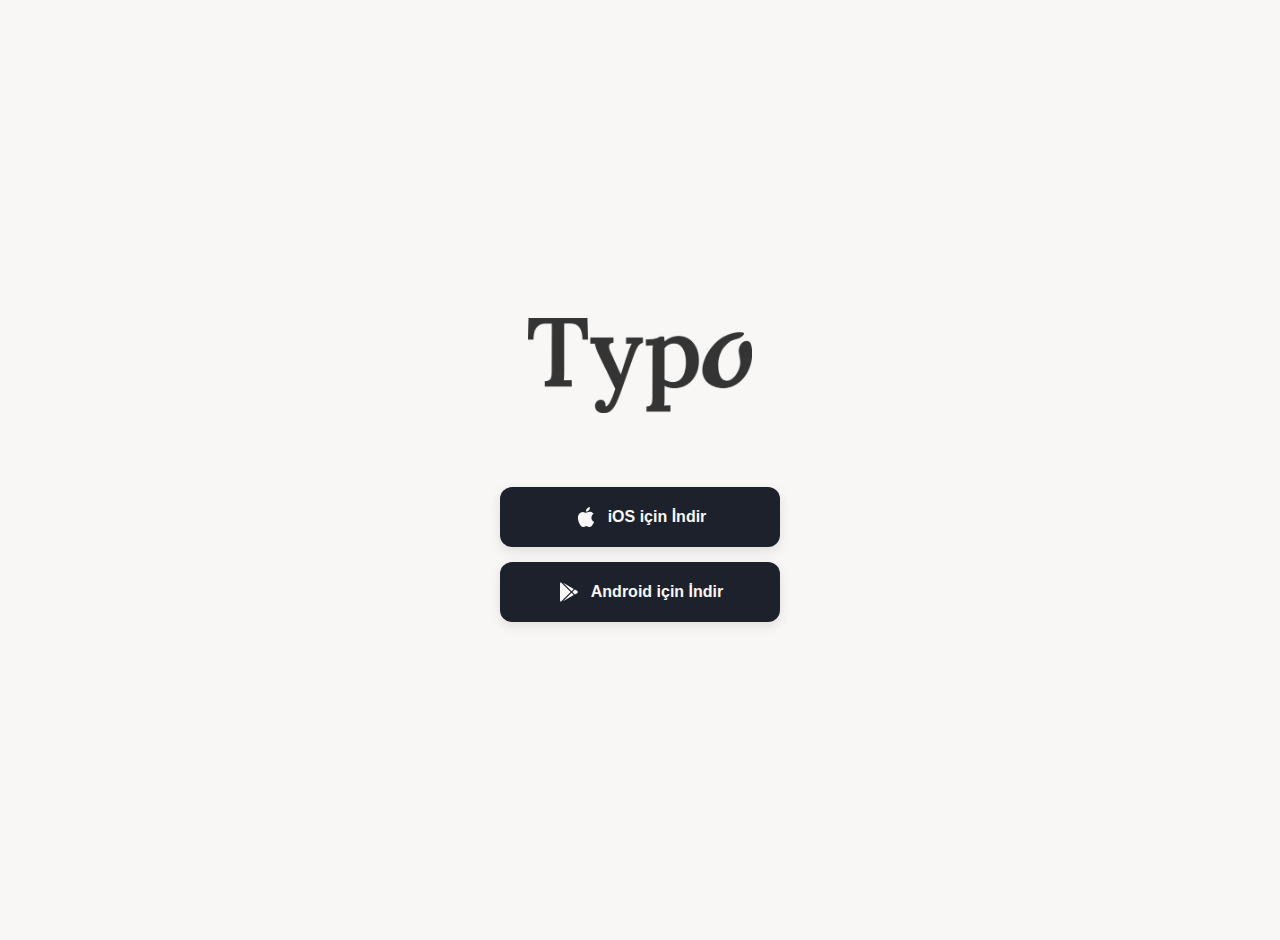
<file: download/index.html>
<!DOCTYPE html>
<html lang="tr">
<head>
    <meta charset="UTF-8">
    <meta name="viewport" content="width=device-width, initial-scale=1.0">
    <title>Typo Uygulamasını İndir</title>
    <style>
        body {
            font-family: 'Montserrat', -apple-system, BlinkMacSystemFont, "Segoe UI", Roboto, "Helvetica Neue", Arial, sans-serif;
            display: flex;
            justify-content: center;
            align-items: center;
            min-height: 100vh;
            margin: 0;
            background: hsl(30, 25%, 97%);
            color: hsl(220, 20%, 14%);
            padding: 20px;
        }
        .container {
            text-align: center;
            max-width: 500px;
        }
        .logo {
            max-width: 280px;
            width: 80%;
            height: auto;
            margin-bottom: 40px;
            animation: fadeIn 0.5s ease-in;
        }
        @keyframes fadeIn {
            from { opacity: 0; transform: translateY(-20px); }
            to { opacity: 1; transform: translateY(0); }
        }
        .spinner {
            border: 4px solid rgba(34, 40, 49, 0.1);
            border-radius: 50%;
            border-top: 4px solid hsl(220, 20%, 14%);
            width: 50px;
            height: 50px;
            animation: spin 1s linear infinite;
            margin: 25px auto;
        }
        @keyframes spin {
            0% { transform: rotate(0deg); }
            100% { transform: rotate(360deg); }
        }
        .buttons {
            display: none;
            gap: 15px;
            flex-direction: column;
            margin-top: 30px;
        }
        .buttons.show {
            display: flex;
        }
        .btn {
            display: inline-flex;
            align-items: center;
            justify-content: center;
            gap: 10px;
            padding: 18px 35px;
            background: hsl(220, 20%, 14%);
            color: hsl(30, 25%, 97%);
            text-decoration: none;
            border-radius: 12px;
            font-weight: 600;
            font-size: 16px;
            transition: transform 0.2s, box-shadow 0.2s;
            box-shadow: 0 4px 12px rgba(0, 0, 0, 0.1);
        }
        .btn:hover {
            transform: translateY(-2px);
            box-shadow: 0 6px 16px rgba(0, 0, 0, 0.15);
        }
        .icon {
            width: 24px;
            height: 24px;
        }
        h1 {
            font-size: 28px;
            font-weight: 600;
            margin: 20px 0;
            color: hsl(220, 20%, 14%);
        }
        p {
            font-size: 16px;
            color: hsl(220, 8%, 50%);
            line-height: 1.6;
        }
    </style>
</head>
<body>
    <div class="container">
        <img src="../assets/text_logo.png" alt="Typo" class="logo" />
        <div id="loading">
            <div class="spinner"></div>
            <p>Cihazınız algılanıyor...</p>
        </div>
        <div id="buttons" class="buttons">
            <a href="https://apps.apple.com/tr/app/typo-kişilik-ile-eşleş/id6754647852?l=tr" class="btn">
                <svg class="icon" viewBox="0 0 24 24" fill="currentColor">
                    <path d="M18.71 19.5C17.88 20.74 17 21.95 15.66 21.97C14.32 22 13.89 21.18 12.37 21.18C10.84 21.18 10.37 21.95 9.09999 22C7.78999 22.05 6.79999 20.68 5.95999 19.47C4.24999 17 2.93999 12.45 4.69999 9.39C5.56999 7.87 7.12999 6.91 8.81999 6.88C10.1 6.86 11.32 7.75 12.11 7.75C12.89 7.75 14.37 6.68 15.92 6.84C16.57 6.87 18.39 7.1 19.56 8.82C19.47 8.88 17.39 10.1 17.41 12.63C17.44 15.65 20.06 16.66 20.09 16.67C20.06 16.74 19.67 18.11 18.71 19.5ZM13 3.5C13.73 2.67 14.94 2.04 15.94 2C16.07 3.17 15.6 4.35 14.9 5.19C14.21 6.04 13.07 6.7 11.95 6.61C11.8 5.46 12.36 4.26 13 3.5Z"/>
                </svg>
                iOS için İndir
            </a>
            <a href="https://play.google.com/store/apps/details?id=com.kuark7.typodatingapp&hl=tr" class="btn">
                <svg class="icon" viewBox="0 0 24 24" fill="currentColor">
                    <path d="M3,20.5V3.5C3,2.91 3.34,2.39 3.84,2.15L13.69,12L3.84,21.85C3.34,21.6 3,21.09 3,20.5M16.81,15.12L6.05,21.34L14.54,12.85L16.81,15.12M20.16,10.81C20.5,11.08 20.75,11.5 20.75,12C20.75,12.5 20.53,12.9 20.18,13.18L17.89,14.5L15.39,12L17.89,9.5L20.16,10.81M6.05,2.66L16.81,8.88L14.54,11.15L6.05,2.66Z"/>
                </svg>
                Android için İndir
            </a>
        </div>
    </div>
    <script>
        // Detect platform and redirect
        function detectAndRedirect() {
            const userAgent = navigator.userAgent || navigator.vendor || window.opera;
            
            // iOS detection
            if (/iPad|iPhone|iPod/.test(userAgent) && !window.MSStream) {
                window.location.href = "https://apps.apple.com/tr/app/typo-kişilik-ile-eşleş/id6754647852?l=tr";
                return;
            }
            
            // Android detection
            if (/android/i.test(userAgent)) {
                window.location.href = "https://play.google.com/store/apps/details?id=com.kuark7.typodatingapp&hl=tr";
                return;
            }
            
            // Desktop or unknown - show both options
            document.getElementById('loading').style.display = 'none';
            document.getElementById('buttons').classList.add('show');
        }
        
        // Run detection after a brief delay to show the loading state
        setTimeout(detectAndRedirect, 500);
    </script>
</body>
</html>
</file>
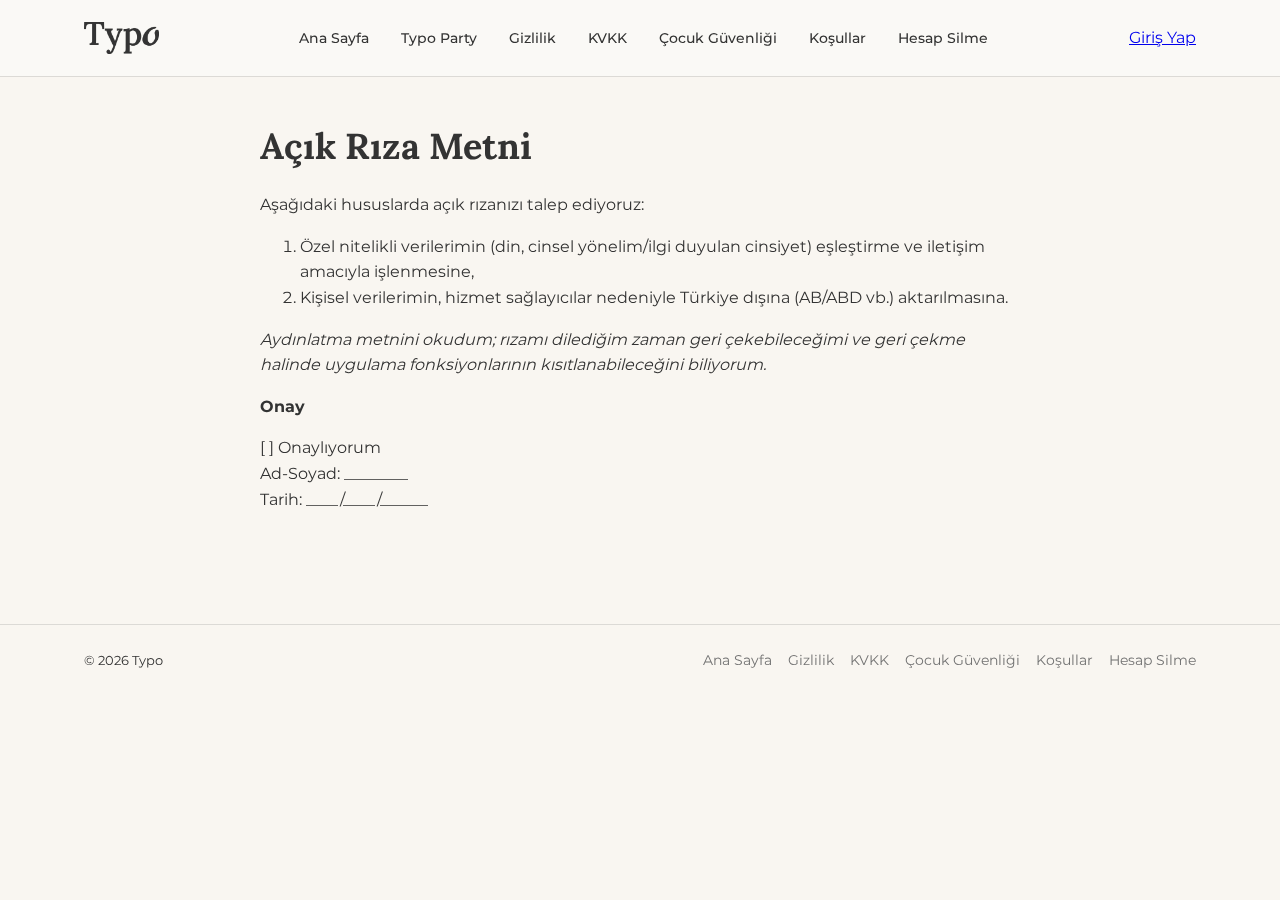
<file: consent.html>
<!doctype html>
<html lang="tr">
<head>
  <meta charset="utf-8" />
  <meta name="viewport" content="width=device-width, initial-scale=1, maximum-scale=1, user-scalable=no" />
  <title>Açık Rıza Metni – Typo</title>
  <meta name="description" content="Typo uygulaması açık rıza metni. Kişisel verilerinizin işlenmesine ilişkin açık rıza beyanı." />
  <meta name="robots" content="index, follow" />
  <link rel="canonical" href="https://typo.cool/consent.html" />
  <meta property="og:site_name" content="Typo" />
  <meta property="og:title" content="Açık Rıza Metni – Typo" />
  <meta property="og:description" content="Typo uygulaması açık rıza metni." />
  <meta property="og:type" content="website" />
  <meta property="og:url" content="https://typo.cool/consent.html" />
  <meta property="og:locale" content="tr_TR" />
  <link rel="icon" href="./assets/app_icon.png" />
  <link rel="apple-touch-icon" href="./assets/app_icon.png" />
  <link rel="stylesheet" href="./site.css" />
</head>
<body>
  <header>
    <div class="container nav">
      <a class="brand" href="./index.html">
        <img class="brand-logo" alt="Typo" src="./assets/text_logo.png" />
      </a>
      <nav class="nav-links">
        <a href="./index.html">Ana Sayfa</a>
        <a href="./party/">Typo Party</a>
        <a href="./privacy.html">Gizlilik</a>
        <a href="./kvkk.html">KVKK</a>
        <a href="./csae.html">Çocuk Güvenliği</a>
        <a href="./terms.html">Koşullar</a>
        <a href="./delete-account.html">Hesap Silme</a>
      </nav>
      <a class="header-login-btn" href="./login.html">Giriş Yap</a>
    </div>
  </header>

  <main class="container prose">
    <h1>Açık Rıza Metni</h1>
    <p>Aşağıdaki hususlarda açık rızanızı talep ediyoruz:</p>
    <ol>
      <li>Özel nitelikli verilerimin (din, cinsel yönelim/ilgi duyulan cinsiyet) eşleştirme ve iletişim amacıyla işlenmesine,</li>
      <li>Kişisel verilerimin, hizmet sağlayıcılar nedeniyle Türkiye dışına (AB/ABD vb.) aktarılmasına.</li>
    </ol>
    <p><em>Aydınlatma metnini okudum; rızamı dilediğim zaman geri çekebileceğimi ve geri çekme halinde uygulama fonksiyonlarının kısıtlanabileceğini biliyorum.</em></p>

    <p><strong>Onay</strong></p>
    <p>[ ] Onaylıyorum<br/>Ad-Soyad: ________<br/>Tarih: ____/____/______</p>
  </main>

  <footer>
    <div class="container footer-inner">
      <small>© <span id="y"></span> Typo</small>
      <div class="footer-links">
        <a href="./index.html">Ana Sayfa</a>
        <a href="./privacy.html">Gizlilik</a>
        <a href="./kvkk.html">KVKK</a>
        <a href="./csae.html">Çocuk Güvenliği</a>
        <a href="./terms.html">Koşullar</a>
        <a href="./delete-account.html">Hesap Silme</a>
      </div>
    </div>
  </footer>
  <script>document.getElementById('y').textContent = new Date().getFullYear();</script>
</body>
</html>
</file>
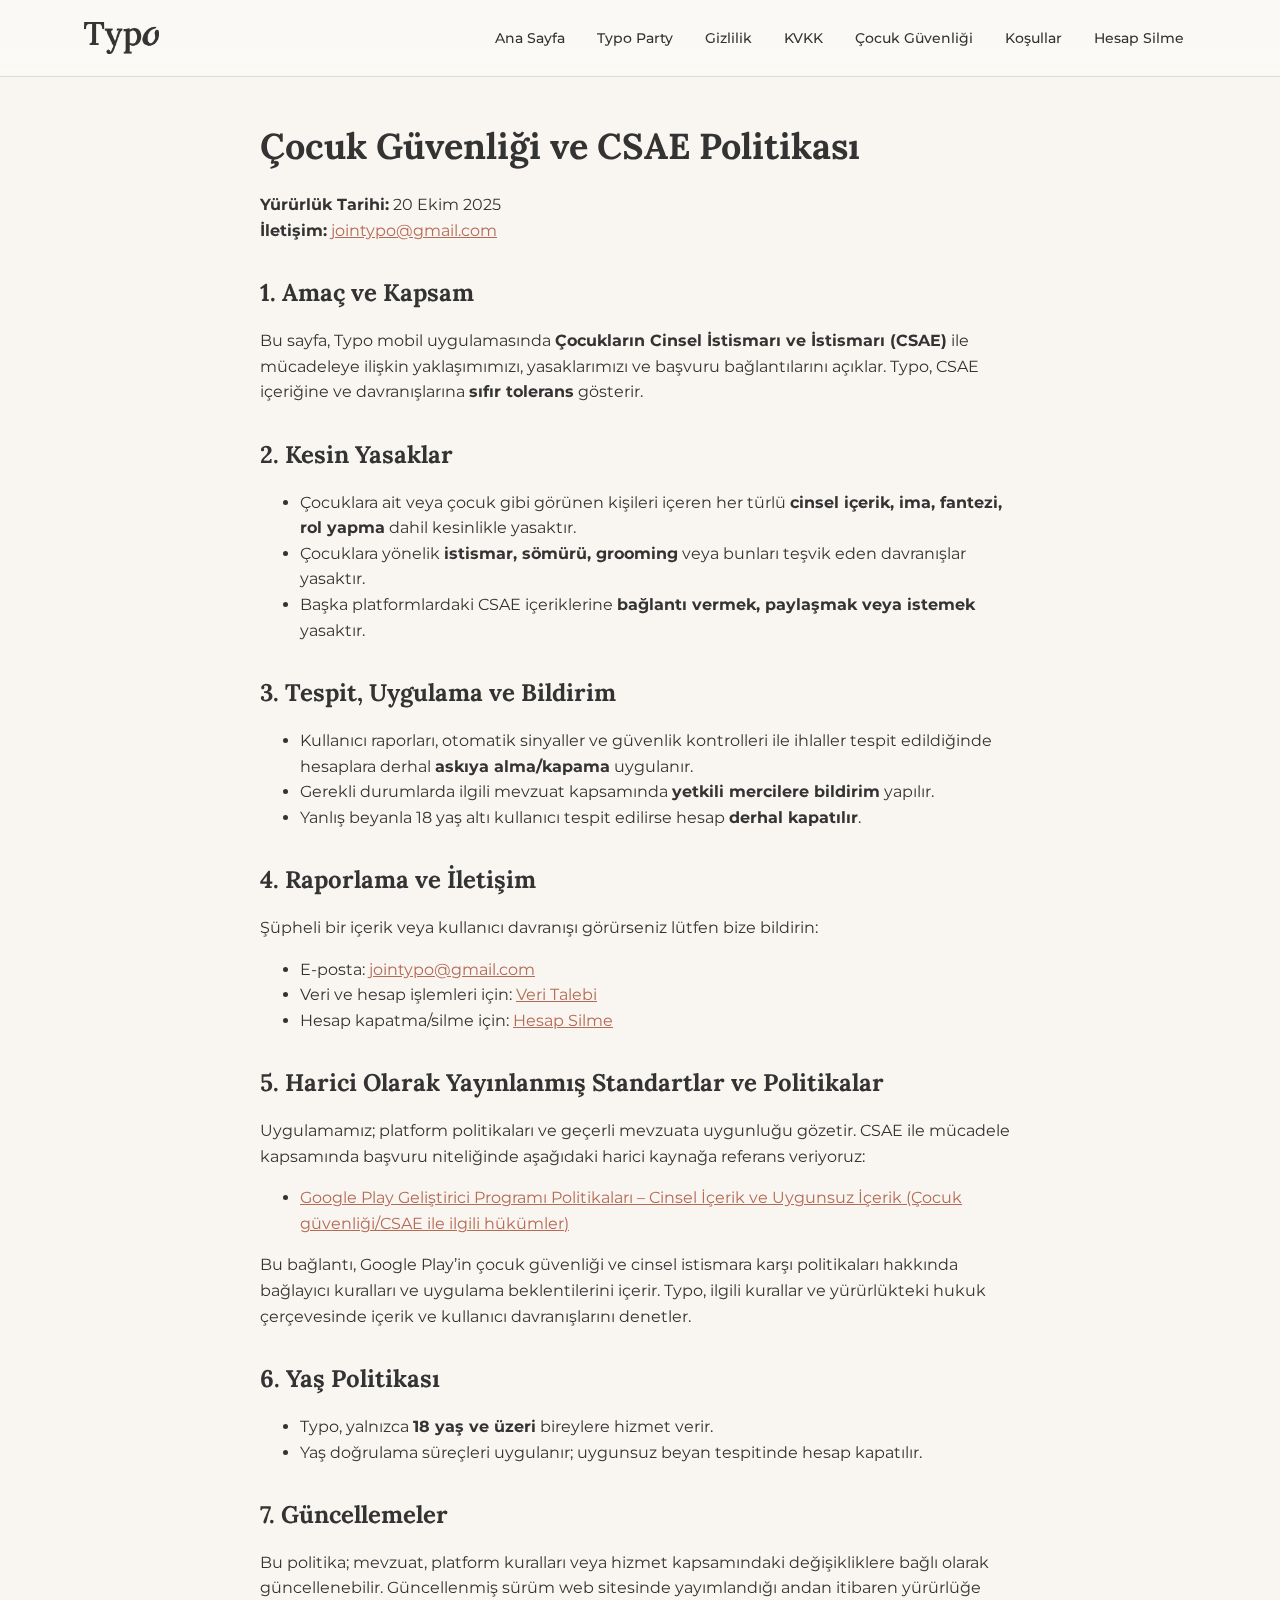
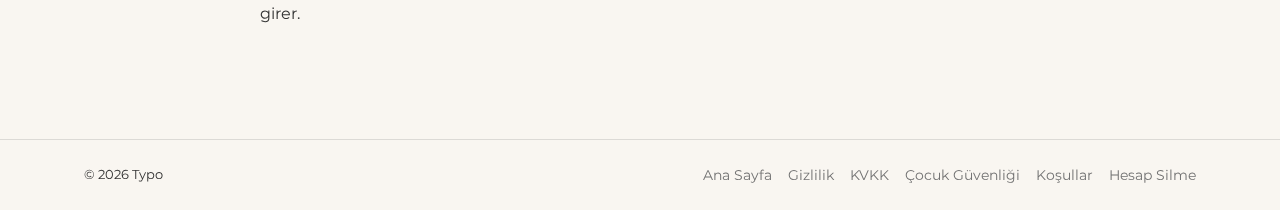
<file: csae.html>
<!doctype html>
<html lang="tr">
<head>
  <meta charset="utf-8" />
  <meta name="viewport" content="width=device-width, initial-scale=1, maximum-scale=1, user-scalable=no" />
  <title>Çocuk Güvenliği ve CSAE Politikası – Typo</title>
  <meta name="description" content="Typo uygulamasının çocuk cinsel istismarı ve istismarına (CSAE) karşı politikaları, önlemleri ve başvuru bağlantıları." />
  <meta name="robots" content="index, follow" />
  <link rel="canonical" href="https://typo.cool/csae.html" />
  <meta property="og:site_name" content="Typo" />
  <meta property="og:title" content="Çocuk Güvenliği ve CSAE Politikası – Typo" />
  <meta property="og:description" content="Typo uygulamasının çocuk güvenliği politikaları ve önlemleri." />
  <meta property="og:type" content="website" />
  <meta property="og:url" content="https://typo.cool/csae.html" />
  <meta property="og:locale" content="tr_TR" />
  <link rel="icon" href="./assets/app_icon.png" />
  <link rel="apple-touch-icon" href="./assets/app_icon.png" />
  <link rel="stylesheet" href="./site.css" />
</head>
<body>
  <header>
    <div class="container nav">
      <a class="brand" href="./index.html">
        <img class="brand-logo" alt="Typo" src="./assets/text_logo.png" />
      </a>
      <nav class="nav-links">
        <a href="./index.html">Ana Sayfa</a>
        <a href="./party/">Typo Party</a>
        <a href="./privacy.html">Gizlilik</a>
        <a href="./kvkk.html">KVKK</a>
        <a href="./csae.html">Çocuk Güvenliği</a>
        <a href="./terms.html">Koşullar</a>
        <a href="./delete-account.html">Hesap Silme</a>
      </nav>
    </div>
  </header>

  <main class="container prose">
    <h1>Çocuk Güvenliği ve CSAE Politikası</h1>
    <p><strong>Yürürlük Tarihi:</strong> 20 Ekim 2025<br/>
    <strong>İletişim:</strong> <a href="mailto:jointypo@gmail.com">jointypo@gmail.com</a></p>

    <h2>1. Amaç ve Kapsam</h2>
    <p>Bu sayfa, Typo mobil uygulamasında <strong>Çocukların Cinsel İstismarı ve İstismarı (CSAE)</strong> ile mücadeleye ilişkin yaklaşımımızı, yasaklarımızı ve başvuru bağlantılarını açıklar. Typo, CSAE içeriğine ve davranışlarına <strong>sıfır tolerans</strong> gösterir.</p>

    <h2>2. Kesin Yasaklar</h2>
    <ul>
      <li>Çocuklara ait veya çocuk gibi görünen kişileri içeren her türlü <strong>cinsel içerik, ima, fantezi, rol yapma</strong> dahil kesinlikle yasaktır.</li>
      <li>Çocuklara yönelik <strong>istismar, sömürü, grooming</strong> veya bunları teşvik eden davranışlar yasaktır.</li>
      <li>Başka platformlardaki CSAE içeriklerine <strong>bağlantı vermek, paylaşmak veya istemek</strong> yasaktır.</li>
    </ul>

    <h2>3. Tespit, Uygulama ve Bildirim</h2>
    <ul>
      <li>Kullanıcı raporları, otomatik sinyaller ve güvenlik kontrolleri ile ihlaller tespit edildiğinde hesaplara derhal <strong>askıya alma/kapama</strong> uygulanır.</li>
      <li>Gerekli durumlarda ilgili mevzuat kapsamında <strong>yetkili mercilere bildirim</strong> yapılır.</li>
      <li>Yanlış beyanla 18 yaş altı kullanıcı tespit edilirse hesap <strong>derhal kapatılır</strong>.</li>
    </ul>

    <h2>4. Raporlama ve İletişim</h2>
    <p>Şüpheli bir içerik veya kullanıcı davranışı görürseniz lütfen bize bildirin:</p>
    <ul>
      <li>E-posta: <a href="mailto:jointypo@gmail.com">jointypo@gmail.com</a></li>
      <li>Veri ve hesap işlemleri için: <a href="./data-request.html">Veri Talebi</a></li>
      <li>Hesap kapatma/silme için: <a href="./delete-account.html">Hesap Silme</a></li>
    </ul>

    <h2>5. Harici Olarak Yayınlanmış Standartlar ve Politikalar</h2>
    <p>Uygulamamız; platform politikaları ve geçerli mevzuata uygunluğu gözetir. CSAE ile mücadele kapsamında başvuru niteliğinde aşağıdaki harici kaynağa referans veriyoruz:</p>
    <ul>
      <li><a href="https://support.google.com/googleplay/android-developer/answer/14747720" target="_blank" rel="noopener noreferrer">Google Play Geliştirici Programı Politikaları – Cinsel İçerik ve Uygunsuz İçerik (Çocuk güvenliği/CSAE ile ilgili hükümler)</a></li>
    </ul>
    <p>Bu bağlantı, Google Play’in çocuk güvenliği ve cinsel istismara karşı politikaları hakkında bağlayıcı kuralları ve uygulama beklentilerini içerir. Typo, ilgili kurallar ve yürürlükteki hukuk çerçevesinde içerik ve kullanıcı davranışlarını denetler.</p>

    <h2>6. Yaş Politikası</h2>
    <ul>
      <li>Typo, yalnızca <strong>18 yaş ve üzeri</strong> bireylere hizmet verir.</li>
      <li>Yaş doğrulama süreçleri uygulanır; uygunsuz beyan tespitinde hesap kapatılır.</li>
    </ul>

    <h2>7. Güncellemeler</h2>
    <p>Bu politika; mevzuat, platform kuralları veya hizmet kapsamındaki değişikliklere bağlı olarak güncellenebilir. Güncellenmiş sürüm web sitesinde yayımlandığı andan itibaren yürürlüğe girer.</p>
  </main>

  <footer>
    <div class="container footer-inner">
      <small>© <span id="y"></span> Typo</small>
      <div class="footer-links">
        <a href="./index.html">Ana Sayfa</a>
        <a href="./privacy.html">Gizlilik</a>
        <a href="./kvkk.html">KVKK</a>
        <a href="./csae.html">Çocuk Güvenliği</a>
        <a href="./terms.html">Koşullar</a>
        <a href="./delete-account.html">Hesap Silme</a>
      </div>
    </div>
  </footer>
  <script>document.getElementById('y').textContent = new Date().getFullYear();</script>
</body>
</html>
</file>
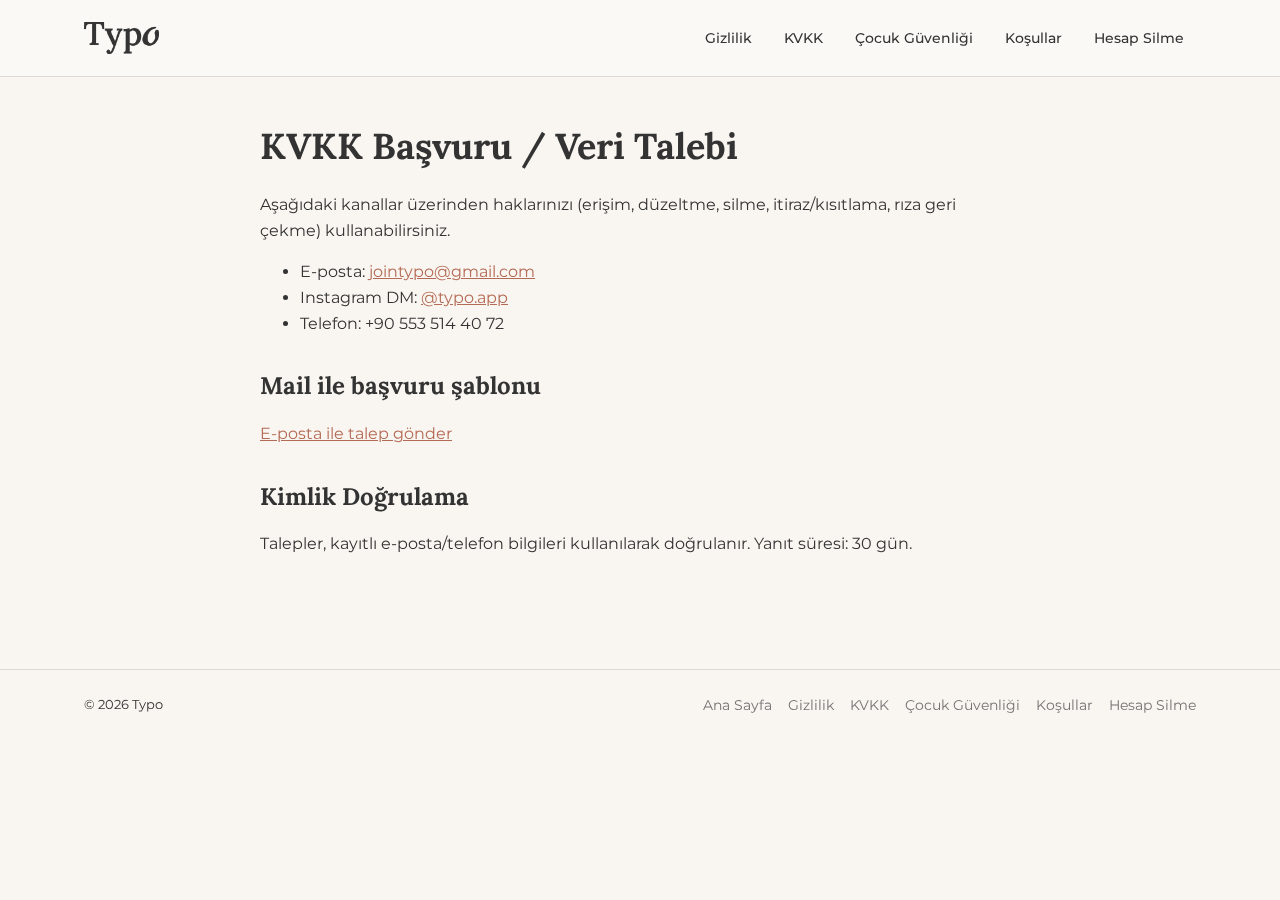
<file: data-request.html>
<!doctype html>
<html lang="tr">
<head>
  <meta charset="utf-8" />
  <meta name="viewport" content="width=device-width, initial-scale=1, maximum-scale=1, user-scalable=no" />
  <title>Veri Talebi – Typo</title>
  <meta name="description" content="Typo uygulaması KVKK kapsamında kişisel veri talebi başvuru formu. Verilerinize erişim, düzeltme ve silme haklarınızı kullanın." />
  <meta name="robots" content="index, follow" />
  <link rel="canonical" href="https://typo.cool/data-request.html" />
  <meta property="og:site_name" content="Typo" />
  <meta property="og:title" content="Veri Talebi – Typo" />
  <meta property="og:description" content="KVKK kapsamında kişisel veri talebi başvurusu." />
  <meta property="og:type" content="website" />
  <meta property="og:url" content="https://typo.cool/data-request.html" />
  <meta property="og:locale" content="tr_TR" />
  <link rel="icon" href="./assets/app_icon.png" />
  <link rel="apple-touch-icon" href="./assets/app_icon.png" />
  <link rel="stylesheet" href="./site.css" />
</head>
<body>
  <header>
    <div class="container nav">
      <a class="brand" href="./index.html">
        <img class="brand-logo" alt="Typo" src="./assets/text_logo.png" />
      </a>
      <nav class="nav-links">
        <a href="./privacy.html">Gizlilik</a>
        <a href="./kvkk.html">KVKK</a>
        <a href="./csae.html">Çocuk Güvenliği</a>
        <a href="./terms.html">Koşullar</a>
        <a href="./delete-account.html">Hesap Silme</a>
      </nav>
    </div>
  </header>

  <main class="container prose">
    <h1>KVKK Başvuru / Veri Talebi</h1>
    <p>Aşağıdaki kanallar üzerinden haklarınızı (erişim, düzeltme, silme, itiraz/kısıtlama, rıza geri çekme) kullanabilirsiniz.</p>
    <ul>
      <li>E‑posta: <a href="mailto:jointypo@gmail.com">jointypo@gmail.com</a></li>
      <li>Instagram DM: <a href="https://instagram.com/typo.app">@typo.app</a></li>
      <li>Telefon: +90 553 514 40 72</li>
    </ul>
    <h2>Mail ile başvuru şablonu</h2>
    <p>
      <a class="cta" href="mailto:jointypo@gmail.com?subject=KVKK%20Talebi%20-%20Typo&body=Ad-Soyad%3A%20%0AE-posta%3A%20%0ATelefon%3A%20%0ATalep%20T%C3%BCr%C3%BC%3A%20(eri%C5%9Fim%2Fduzeltme%2Fsilme%2Fitiraz-kisitlama%2Friza%20geri%20%C3%A7ekme)%0AA%C3%A7iklama%3A%20">E‑posta ile talep gönder</a>
    </p>
    <h2>Kimlik Doğrulama</h2>
    <p>Talepler, kayıtlı e‑posta/telefon bilgileri kullanılarak doğrulanır. Yanıt süresi: 30 gün.</p>
  </main>

  <footer>
    <div class="container footer-inner">
      <small>© <span id="y"></span> Typo</small>
      <div class="footer-links">
        <a href="./index.html">Ana Sayfa</a>
        <a href="./privacy.html">Gizlilik</a>
        <a href="./kvkk.html">KVKK</a>
        <a href="./csae.html">Çocuk Güvenliği</a>
        <a href="./terms.html">Koşullar</a>
        <a href="./delete-account.html">Hesap Silme</a>
      </div>
    </div>
  </footer>
  <script>document.getElementById('y').textContent = new Date().getFullYear();</script>
</body>
</html>
</file>
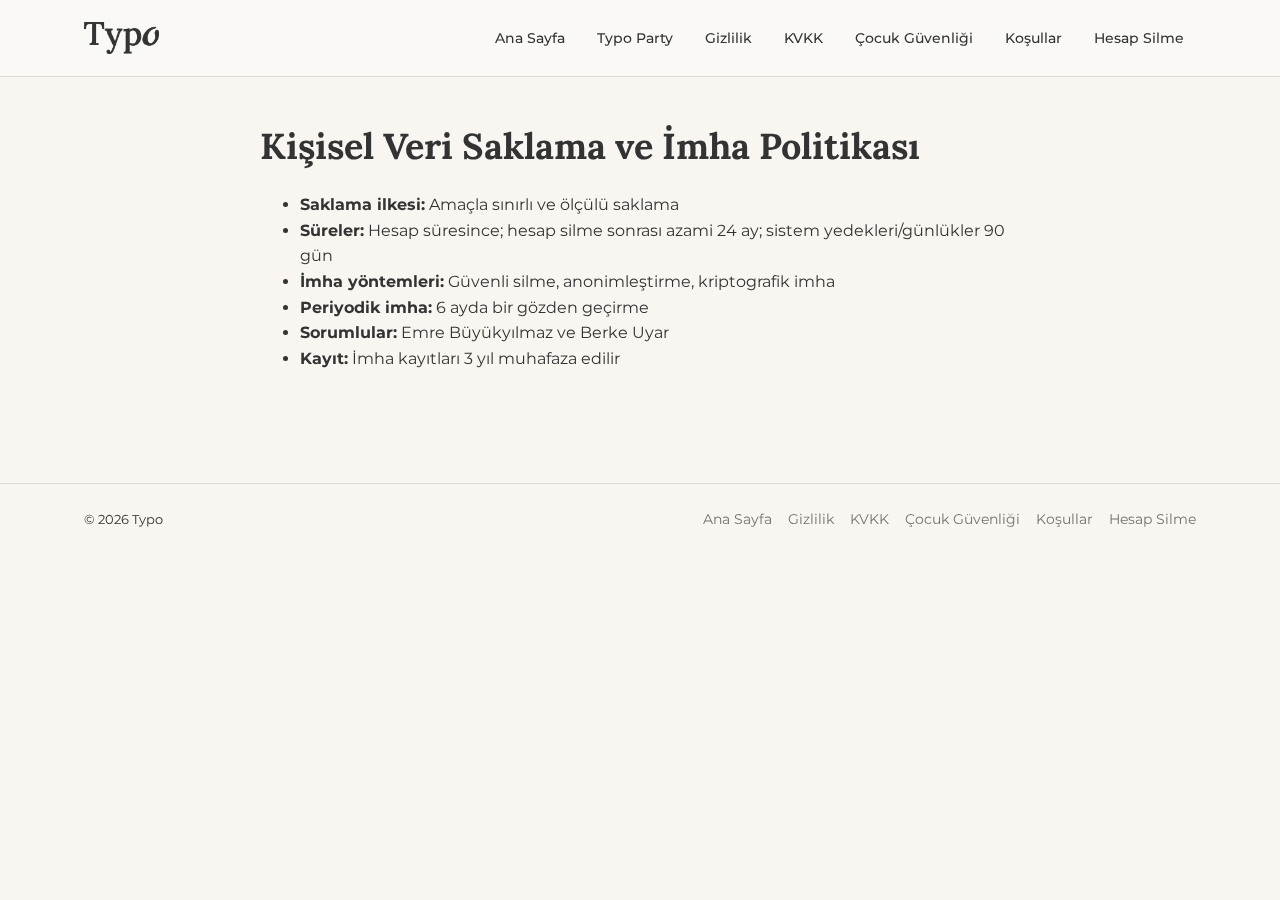
<file: data-retention.html>
<!doctype html>
<html lang="tr">
<head>
  <meta charset="utf-8" />
  <meta name="viewport" content="width=device-width, initial-scale=1, maximum-scale=1, user-scalable=no" />
  <title>Veri Saklama ve İmha Politikası – Typo</title>
  <meta name="description" content="Typo uygulamasının veri saklama süreleri ve imha politikası. Kişisel verilerinizin ne kadar süreyle saklandığı ve nasıl imha edildiği." />
  <meta name="robots" content="index, follow" />
  <link rel="canonical" href="https://typo.cool/data-retention.html" />
  <meta property="og:site_name" content="Typo" />
  <meta property="og:title" content="Veri Saklama ve İmha Politikası – Typo" />
  <meta property="og:description" content="Typo veri saklama süreleri ve imha politikası." />
  <meta property="og:type" content="website" />
  <meta property="og:url" content="https://typo.cool/data-retention.html" />
  <meta property="og:locale" content="tr_TR" />
  <link rel="icon" href="./assets/app_icon.png" />
  <link rel="apple-touch-icon" href="./assets/app_icon.png" />
  <link rel="stylesheet" href="./site.css" />
</head>
<body>
  <header>
    <div class="container nav">
      <a class="brand" href="./index.html">
        <img class="brand-logo" alt="Typo" src="./assets/text_logo.png" />
      </a>
      <nav class="nav-links">
        <a href="./index.html">Ana Sayfa</a>
        <a href="./party/">Typo Party</a>
        <a href="./privacy.html">Gizlilik</a>
        <a href="./kvkk.html">KVKK</a>
        <a href="./csae.html">Çocuk Güvenliği</a>
        <a href="./terms.html">Koşullar</a>
        <a href="./delete-account.html">Hesap Silme</a>
      </nav>
    </div>
  </header>

  <main class="container prose">
    <h1>Kişisel Veri Saklama ve İmha Politikası</h1>
    <ul>
      <li><strong>Saklama ilkesi:</strong> Amaçla sınırlı ve ölçülü saklama</li>
      <li><strong>Süreler:</strong> Hesap süresince; hesap silme sonrası azami 24 ay; sistem yedekleri/günlükler 90 gün</li>
      <li><strong>İmha yöntemleri:</strong> Güvenli silme, anonimleştirme, kriptografik imha</li>
      <li><strong>Periyodik imha:</strong> 6 ayda bir gözden geçirme</li>
      <li><strong>Sorumlular:</strong> Emre Büyükyılmaz ve Berke Uyar</li>
      <li><strong>Kayıt:</strong> İmha kayıtları 3 yıl muhafaza edilir</li>
    </ul>
  </main>

  <footer>
    <div class="container footer-inner">
      <small>© <span id="y"></span> Typo</small>
      <div class="footer-links">
        <a href="./index.html">Ana Sayfa</a>
        <a href="./privacy.html">Gizlilik</a>
        <a href="./kvkk.html">KVKK</a>
        <a href="./csae.html">Çocuk Güvenliği</a>
        <a href="./terms.html">Koşullar</a>
        <a href="./delete-account.html">Hesap Silme</a>
      </div>
    </div>
  </footer>
  <script>document.getElementById('y').textContent = new Date().getFullYear();</script>
</body>
</html>
</file>
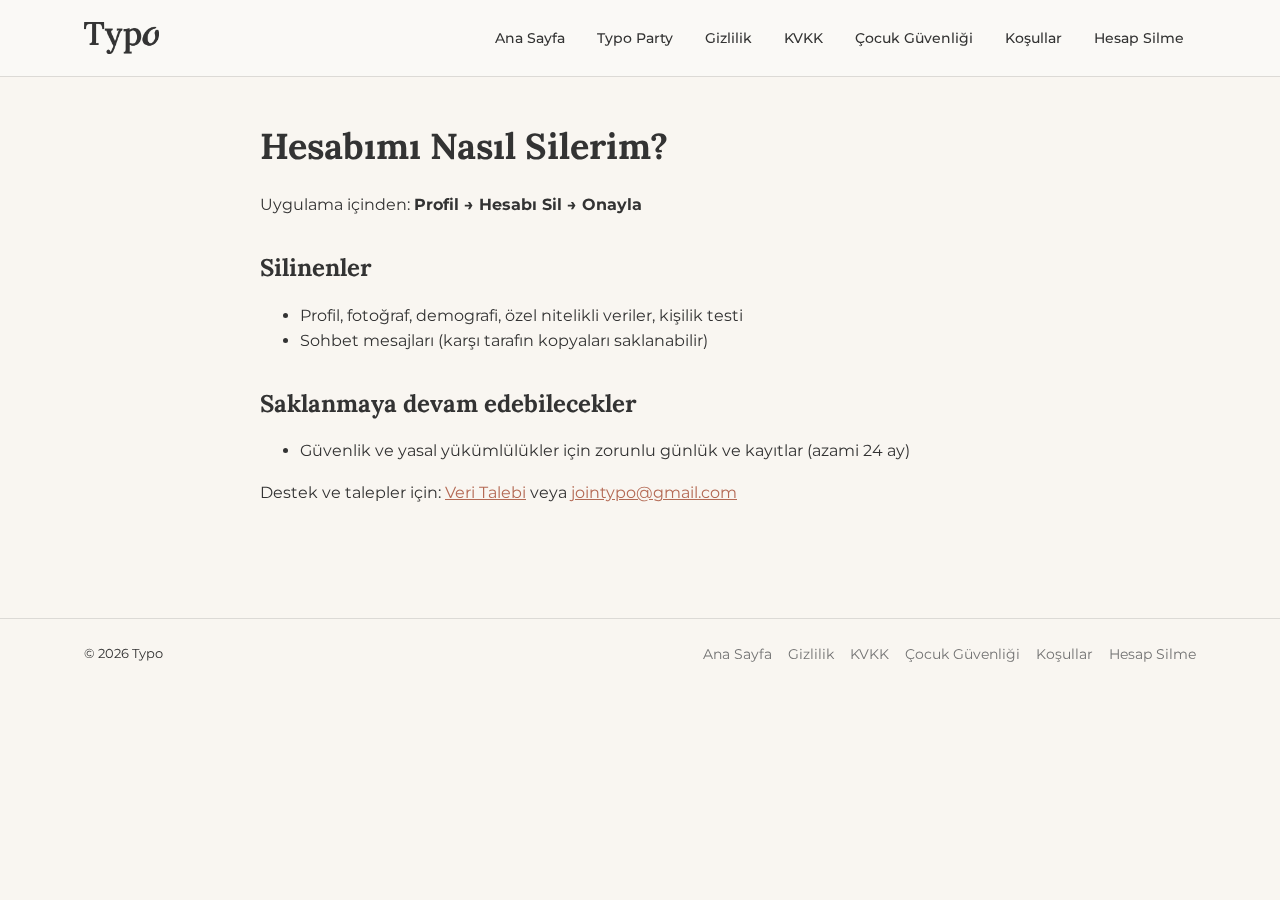
<file: delete-account.html>
<!doctype html>
<html lang="tr">
<head>
  <meta charset="utf-8" />
  <meta name="viewport" content="width=device-width, initial-scale=1, maximum-scale=1, user-scalable=no" />
  <title>Hesap Silme – Typo</title>
  <meta name="description" content="Typo uygulamasında hesabınızı nasıl silebileceğinize dair adım adım rehber. Tüm verileriniz kalıcı olarak silinir." />
  <meta name="robots" content="index, follow" />
  <link rel="canonical" href="https://typo.cool/delete-account.html" />
  <meta property="og:site_name" content="Typo" />
  <meta property="og:title" content="Hesap Silme – Typo" />
  <meta property="og:description" content="Typo uygulamasında hesabınızı nasıl silebilirsiniz." />
  <meta property="og:type" content="website" />
  <meta property="og:url" content="https://typo.cool/delete-account.html" />
  <meta property="og:locale" content="tr_TR" />
  <link rel="icon" href="./assets/app_icon.png" />
  <link rel="apple-touch-icon" href="./assets/app_icon.png" />
  <link rel="stylesheet" href="./site.css" />
</head>
<body>
  <header>
    <div class="container nav">
      <a class="brand" href="./index.html">
        <img class="brand-logo" alt="Typo" src="./assets/text_logo.png" />
      </a>
      <nav class="nav-links">
        <a href="./index.html">Ana Sayfa</a>
        <a href="./party/">Typo Party</a>
        <a href="./privacy.html">Gizlilik</a>
        <a href="./kvkk.html">KVKK</a>
        <a href="./csae.html">Çocuk Güvenliği</a>
        <a href="./terms.html">Koşullar</a>
        <a href="./delete-account.html">Hesap Silme</a>
      </nav>
      <div id="profileMenuWrap" class="profile-menu" hidden>
        <button id="profileMenuToggleBtn" class="header-login-btn profile-toggle-btn" type="button" aria-haspopup="menu" aria-expanded="false">Profil</button>
        <div id="profileDropdownMenu" class="profile-dropdown" role="menu" aria-label="Profil menusu" hidden>
          <a href="./profile.html" role="menuitem">Profil Sayfasi</a>
          <button id="profileLogoutBtn" type="button" role="menuitem">Cikis Yap</button>
        </div>
      </div>
      <button id="openLoginModalBtn" class="header-login-btn" type="button" hidden>Giriş Yap</button>
    </div>
  </header>

  <main class="container prose">
    <h1>Hesabımı Nasıl Silerim?</h1>
    <p>Uygulama içinden: <strong>Profil → Hesabı Sil → Onayla</strong></p>
    <h2>Silinenler</h2>
    <ul>
      <li>Profil, fotoğraf, demografi, özel nitelikli veriler, kişilik testi</li>
      <li>Sohbet mesajları (karşı tarafın kopyaları saklanabilir)</li>
    </ul>
    <h2>Saklanmaya devam edebilecekler</h2>
    <ul>
      <li>Güvenlik ve yasal yükümlülükler için zorunlu günlük ve kayıtlar (azami 24 ay)</li>
    </ul>
    <p>Destek ve talepler için: <a href="./data-request.html">Veri Talebi</a> veya <a href="mailto:jointypo@gmail.com">jointypo@gmail.com</a></p>
  </main>

  <footer>
    <div class="container footer-inner">
      <small>© <span id="y"></span> Typo</small>
      <div class="footer-links">
        <a href="./index.html">Ana Sayfa</a>
        <a href="./privacy.html">Gizlilik</a>
        <a href="./kvkk.html">KVKK</a>
        <a href="./csae.html">Çocuk Güvenliği</a>
        <a href="./terms.html">Koşullar</a>
        <a href="./delete-account.html">Hesap Silme</a>
      </div>
    </div>
  </footer>
  <script src="./assets/js/login-modal.js"></script>
  <script>document.getElementById('y').textContent = new Date().getFullYear();</script>
</body>
</html>
</file>
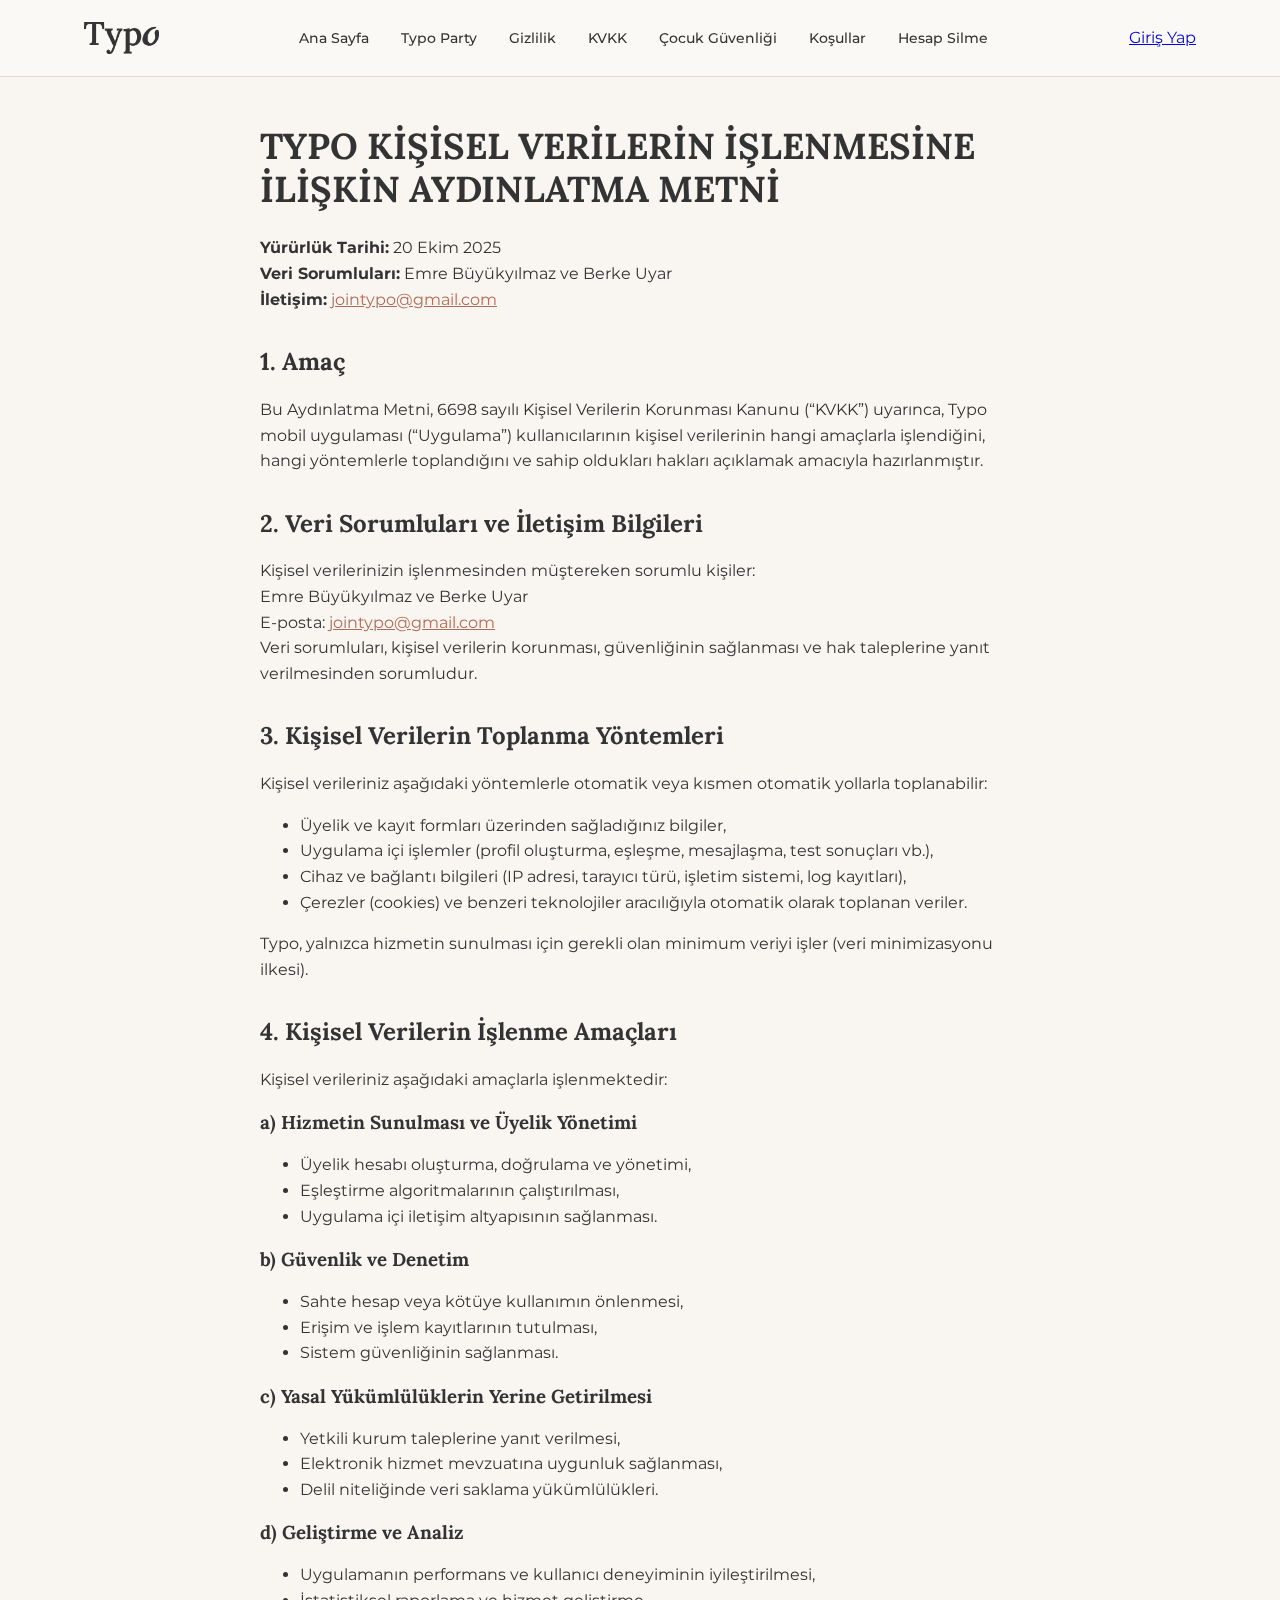
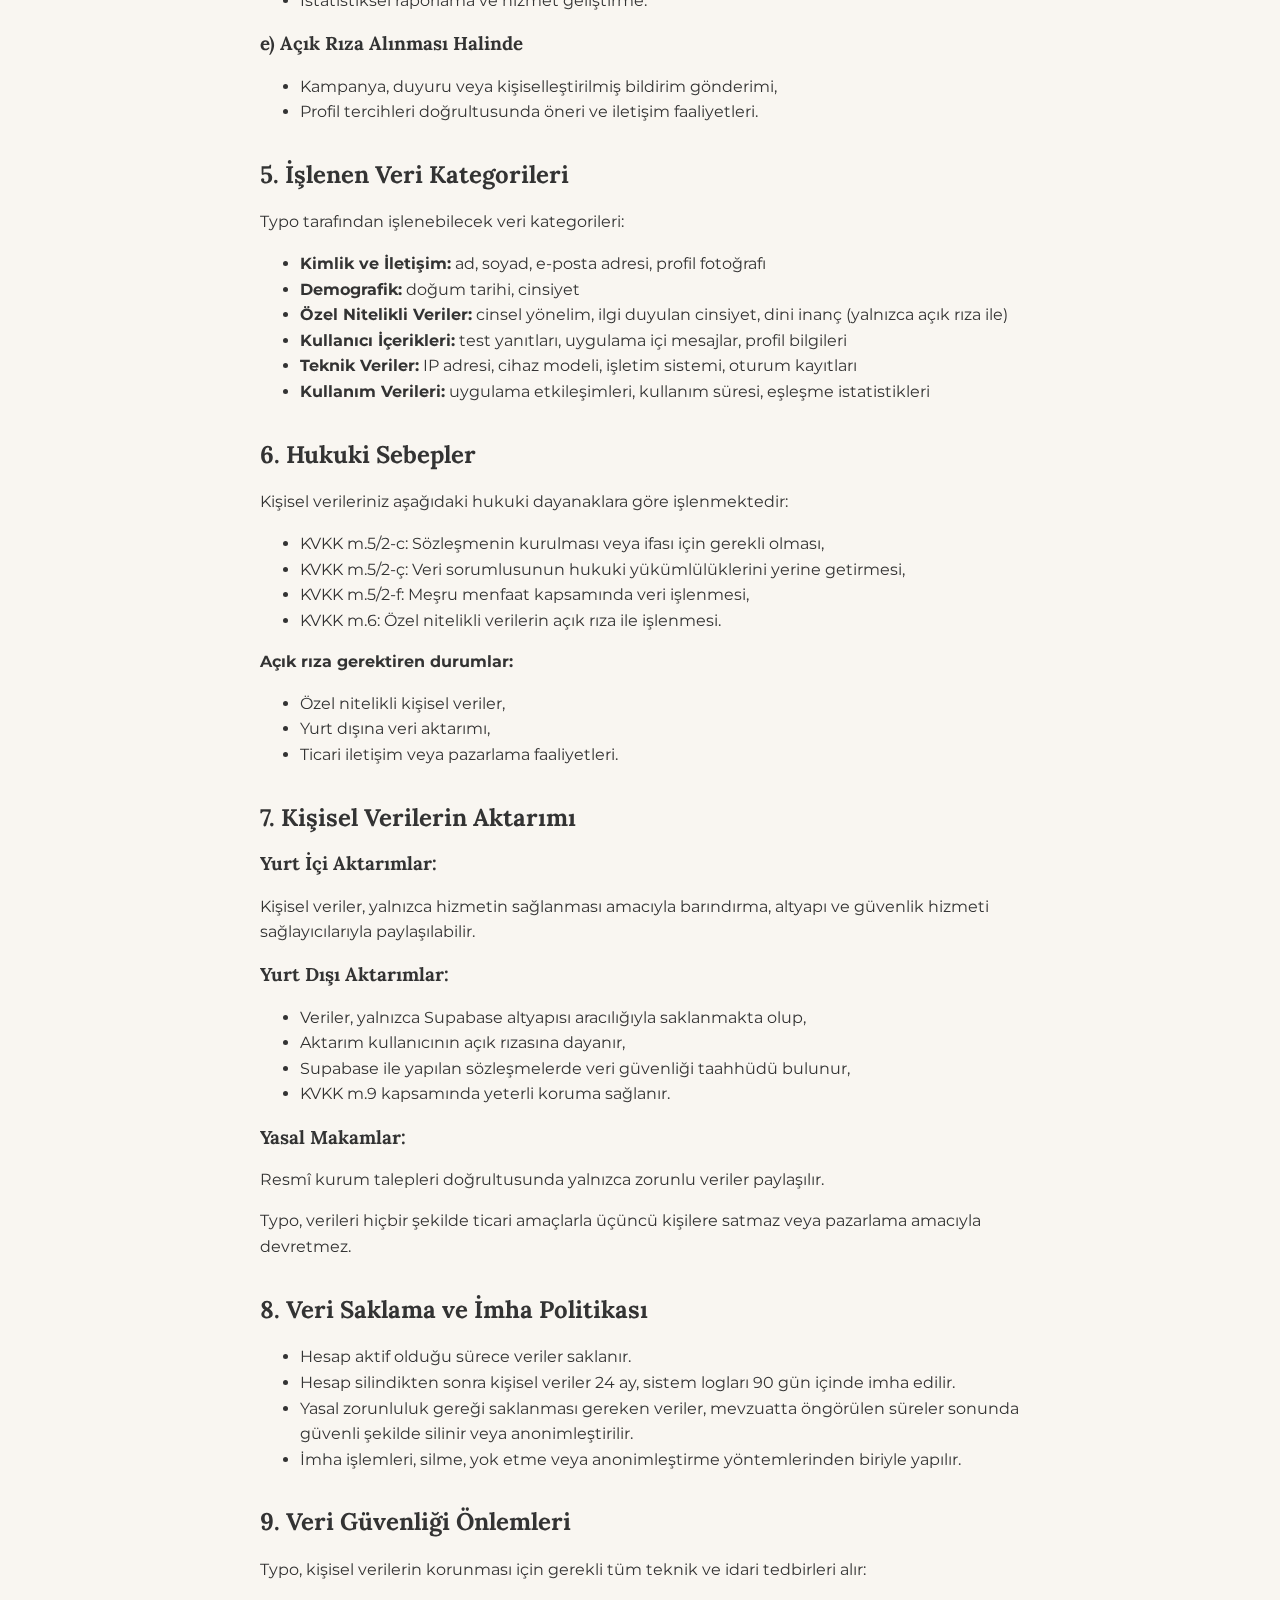
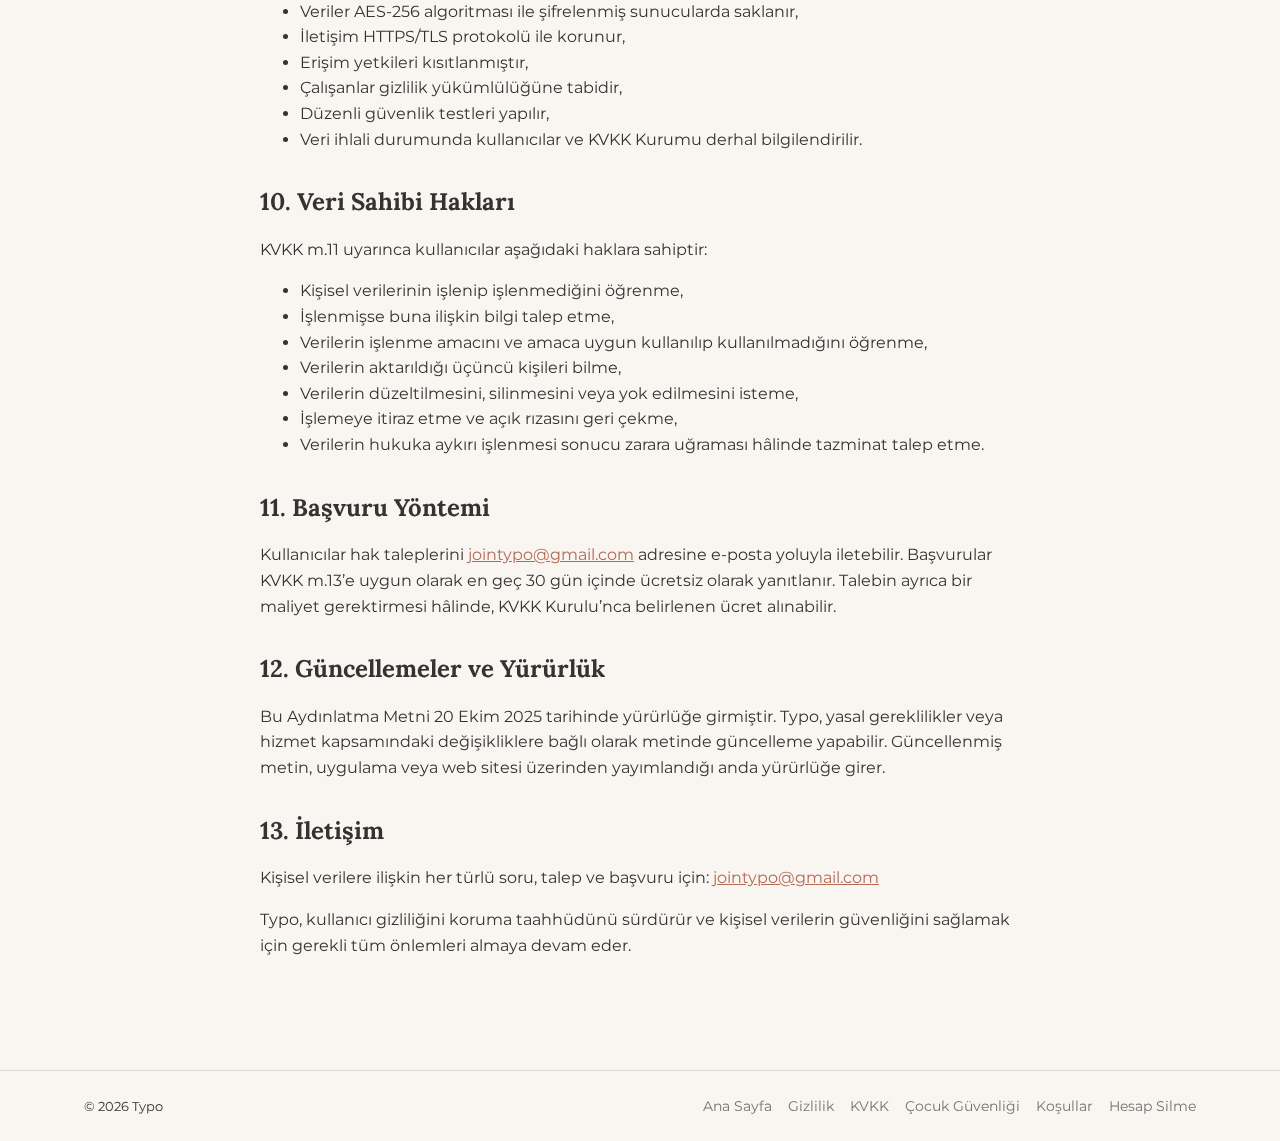
<file: kvkk.html>
<!doctype html>
<html lang="tr">
<head>
  <meta charset="utf-8" />
  <meta name="viewport" content="width=device-width, initial-scale=1, maximum-scale=1, user-scalable=no" />
  <title>KVKK Aydınlatma Metni – Typo</title>
  <meta name="description" content="Typo uygulamasının 6698 sayılı KVKK kapsamında kişisel verilerin işlenmesine ilişkin aydınlatma metni. Veri toplama, işleme amaçları ve haklarınız." />
  <meta name="robots" content="index, follow" />
  <link rel="canonical" href="https://typo.cool/kvkk.html" />
  <meta property="og:site_name" content="Typo" />
  <meta property="og:title" content="KVKK Aydınlatma Metni – Typo" />
  <meta property="og:description" content="Typo KVKK kapsamında kişisel verilerin işlenmesine ilişkin aydınlatma metni." />
  <meta property="og:type" content="website" />
  <meta property="og:url" content="https://typo.cool/kvkk.html" />
  <meta property="og:locale" content="tr_TR" />
  <meta name="twitter:card" content="summary" />
  <meta name="twitter:title" content="KVKK Aydınlatma Metni – Typo" />
  <meta name="twitter:description" content="Typo KVKK aydınlatma metni." />
  <link rel="icon" href="./assets/app_icon.png" />
  <link rel="apple-touch-icon" href="./assets/app_icon.png" />
  <link rel="stylesheet" href="./site.css" />
</head>
<body>
  <header>
    <div class="container nav">
      <a class="brand" href="./index.html">
        <img class="brand-logo" alt="Typo" src="./assets/text_logo.png" />
      </a>
      <nav class="nav-links">
        <a href="./index.html">Ana Sayfa</a>
        <a href="./party/">Typo Party</a>
        <a href="./privacy.html">Gizlilik</a>
        <a href="./kvkk.html">KVKK</a>
        <a href="./csae.html">Çocuk Güvenliği</a>
        <a href="./terms.html">Koşullar</a>
        <a href="./delete-account.html">Hesap Silme</a>
      </nav>
      <a class="header-login-btn" href="./login.html">Giriş Yap</a>
    </div>
  </header>

  <main class="container prose">
    <h1>TYPO KİŞİSEL VERİLERİN İŞLENMESİNE İLİŞKİN AYDINLATMA METNİ</h1>
    <p><strong>Yürürlük Tarihi:</strong> 20 Ekim 2025<br/>
    <strong>Veri Sorumluları:</strong> Emre Büyükyılmaz ve Berke Uyar<br/>
    <strong>İletişim:</strong> <a href="mailto:jointypo@gmail.com">jointypo@gmail.com</a></p>

    <h2>1. Amaç</h2>
    <p>Bu Aydınlatma Metni, 6698 sayılı Kişisel Verilerin Korunması Kanunu (“KVKK”) uyarınca, Typo mobil uygulaması (“Uygulama”) kullanıcılarının kişisel verilerinin hangi amaçlarla işlendiğini, hangi yöntemlerle toplandığını ve sahip oldukları hakları açıklamak amacıyla hazırlanmıştır.</p>

    <h2>2. Veri Sorumluları ve İletişim Bilgileri</h2>
    <p>Kişisel verilerinizin işlenmesinden müştereken sorumlu kişiler:<br/>
    Emre Büyükyılmaz ve Berke Uyar<br/>
    E-posta: <a href="mailto:jointypo@gmail.com">jointypo@gmail.com</a><br/>
    Veri sorumluları, kişisel verilerin korunması, güvenliğinin sağlanması ve hak taleplerine yanıt verilmesinden sorumludur.</p>

    <h2>3. Kişisel Verilerin Toplanma Yöntemleri</h2>
    <p>Kişisel verileriniz aşağıdaki yöntemlerle otomatik veya kısmen otomatik yollarla toplanabilir:</p>
    <ul>
      <li>Üyelik ve kayıt formları üzerinden sağladığınız bilgiler,</li>
      <li>Uygulama içi işlemler (profil oluşturma, eşleşme, mesajlaşma, test sonuçları vb.),</li>
      <li>Cihaz ve bağlantı bilgileri (IP adresi, tarayıcı türü, işletim sistemi, log kayıtları),</li>
      <li>Çerezler (cookies) ve benzeri teknolojiler aracılığıyla otomatik olarak toplanan veriler.</li>
    </ul>
    <p>Typo, yalnızca hizmetin sunulması için gerekli olan minimum veriyi işler (veri minimizasyonu ilkesi).</p>

    <h2>4. Kişisel Verilerin İşlenme Amaçları</h2>
    <p>Kişisel verileriniz aşağıdaki amaçlarla işlenmektedir:</p>
    <h3>a) Hizmetin Sunulması ve Üyelik Yönetimi</h3>
    <ul>
      <li>Üyelik hesabı oluşturma, doğrulama ve yönetimi,</li>
      <li>Eşleştirme algoritmalarının çalıştırılması,</li>
      <li>Uygulama içi iletişim altyapısının sağlanması.</li>
    </ul>
    <h3>b) Güvenlik ve Denetim</h3>
    <ul>
      <li>Sahte hesap veya kötüye kullanımın önlenmesi,</li>
      <li>Erişim ve işlem kayıtlarının tutulması,</li>
      <li>Sistem güvenliğinin sağlanması.</li>
    </ul>
    <h3>c) Yasal Yükümlülüklerin Yerine Getirilmesi</h3>
    <ul>
      <li>Yetkili kurum taleplerine yanıt verilmesi,</li>
      <li>Elektronik hizmet mevzuatına uygunluk sağlanması,</li>
      <li>Delil niteliğinde veri saklama yükümlülükleri.</li>
    </ul>
    <h3>d) Geliştirme ve Analiz</h3>
    <ul>
      <li>Uygulamanın performans ve kullanıcı deneyiminin iyileştirilmesi,</li>
      <li>İstatistiksel raporlama ve hizmet geliştirme.</li>
    </ul>
    <h3>e) Açık Rıza Alınması Halinde</h3>
    <ul>
      <li>Kampanya, duyuru veya kişiselleştirilmiş bildirim gönderimi,</li>
      <li>Profil tercihleri doğrultusunda öneri ve iletişim faaliyetleri.</li>
    </ul>

    <h2>5. İşlenen Veri Kategorileri</h2>
    <p>Typo tarafından işlenebilecek veri kategorileri:</p>
    <ul>
      <li><strong>Kimlik ve İletişim:</strong> ad, soyad, e-posta adresi, profil fotoğrafı</li>
      <li><strong>Demografik:</strong> doğum tarihi, cinsiyet</li>
      <li><strong>Özel Nitelikli Veriler:</strong> cinsel yönelim, ilgi duyulan cinsiyet, dini inanç (yalnızca açık rıza ile)</li>
      <li><strong>Kullanıcı İçerikleri:</strong> test yanıtları, uygulama içi mesajlar, profil bilgileri</li>
      <li><strong>Teknik Veriler:</strong> IP adresi, cihaz modeli, işletim sistemi, oturum kayıtları</li>
      <li><strong>Kullanım Verileri:</strong> uygulama etkileşimleri, kullanım süresi, eşleşme istatistikleri</li>
    </ul>

    <h2>6. Hukuki Sebepler</h2>
    <p>Kişisel verileriniz aşağıdaki hukuki dayanaklara göre işlenmektedir:</p>
    <ul>
      <li>KVKK m.5/2-c: Sözleşmenin kurulması veya ifası için gerekli olması,</li>
      <li>KVKK m.5/2-ç: Veri sorumlusunun hukuki yükümlülüklerini yerine getirmesi,</li>
      <li>KVKK m.5/2-f: Meşru menfaat kapsamında veri işlenmesi,</li>
      <li>KVKK m.6: Özel nitelikli verilerin açık rıza ile işlenmesi.</li>
    </ul>
    <p><strong>Açık rıza gerektiren durumlar:</strong></p>
    <ul>
      <li>Özel nitelikli kişisel veriler,</li>
      <li>Yurt dışına veri aktarımı,</li>
      <li>Ticari iletişim veya pazarlama faaliyetleri.</li>
    </ul>

    <h2>7. Kişisel Verilerin Aktarımı</h2>
    <h3>Yurt İçi Aktarımlar:</h3>
    <p>Kişisel veriler, yalnızca hizmetin sağlanması amacıyla barındırma, altyapı ve güvenlik hizmeti sağlayıcılarıyla paylaşılabilir.</p>
    <h3>Yurt Dışı Aktarımlar:</h3>
    <ul>
      <li>Veriler, yalnızca Supabase altyapısı aracılığıyla saklanmakta olup,</li>
      <li>Aktarım kullanıcının açık rızasına dayanır,</li>
      <li>Supabase ile yapılan sözleşmelerde veri güvenliği taahhüdü bulunur,</li>
      <li>KVKK m.9 kapsamında yeterli koruma sağlanır.</li>
    </ul>
    <h3>Yasal Makamlar:</h3>
    <p>Resmî kurum talepleri doğrultusunda yalnızca zorunlu veriler paylaşılır.</p>
    <p>Typo, verileri hiçbir şekilde ticari amaçlarla üçüncü kişilere satmaz veya pazarlama amacıyla devretmez.</p>

    <h2>8. Veri Saklama ve İmha Politikası</h2>
    <ul>
      <li>Hesap aktif olduğu sürece veriler saklanır.</li>
      <li>Hesap silindikten sonra kişisel veriler 24 ay, sistem logları 90 gün içinde imha edilir.</li>
      <li>Yasal zorunluluk gereği saklanması gereken veriler, mevzuatta öngörülen süreler sonunda güvenli şekilde silinir veya anonimleştirilir.</li>
      <li>İmha işlemleri, silme, yok etme veya anonimleştirme yöntemlerinden biriyle yapılır.</li>
    </ul>

    <h2>9. Veri Güvenliği Önlemleri</h2>
    <p>Typo, kişisel verilerin korunması için gerekli tüm teknik ve idari tedbirleri alır:</p>
    <ul>
      <li>Veriler AES-256 algoritması ile şifrelenmiş sunucularda saklanır,</li>
      <li>İletişim HTTPS/TLS protokolü ile korunur,</li>
      <li>Erişim yetkileri kısıtlanmıştır,</li>
      <li>Çalışanlar gizlilik yükümlülüğüne tabidir,</li>
      <li>Düzenli güvenlik testleri yapılır,</li>
      <li>Veri ihlali durumunda kullanıcılar ve KVKK Kurumu derhal bilgilendirilir.</li>
    </ul>

    <h2>10. Veri Sahibi Hakları</h2>
    <p>KVKK m.11 uyarınca kullanıcılar aşağıdaki haklara sahiptir:</p>
    <ul>
      <li>Kişisel verilerinin işlenip işlenmediğini öğrenme,</li>
      <li>İşlenmişse buna ilişkin bilgi talep etme,</li>
      <li>Verilerin işlenme amacını ve amaca uygun kullanılıp kullanılmadığını öğrenme,</li>
      <li>Verilerin aktarıldığı üçüncü kişileri bilme,</li>
      <li>Verilerin düzeltilmesini, silinmesini veya yok edilmesini isteme,</li>
      <li>İşlemeye itiraz etme ve açık rızasını geri çekme,</li>
      <li>Verilerin hukuka aykırı işlenmesi sonucu zarara uğraması hâlinde tazminat talep etme.</li>
    </ul>

    <h2>11. Başvuru Yöntemi</h2>
    <p>Kullanıcılar hak taleplerini <a href="mailto:jointypo@gmail.com">jointypo@gmail.com</a> adresine e-posta yoluyla iletebilir. Başvurular KVKK m.13’e uygun olarak en geç 30 gün içinde ücretsiz olarak yanıtlanır. Talebin ayrıca bir maliyet gerektirmesi hâlinde, KVKK Kurulu’nca belirlenen ücret alınabilir.</p>

    <h2>12. Güncellemeler ve Yürürlük</h2>
    <p>Bu Aydınlatma Metni 20 Ekim 2025 tarihinde yürürlüğe girmiştir. Typo, yasal gereklilikler veya hizmet kapsamındaki değişikliklere bağlı olarak metinde güncelleme yapabilir. Güncellenmiş metin, uygulama veya web sitesi üzerinden yayımlandığı anda yürürlüğe girer.</p>

    <h2>13. İletişim</h2>
    <p>Kişisel verilere ilişkin her türlü soru, talep ve başvuru için: <a href="mailto:jointypo@gmail.com">jointypo@gmail.com</a></p>
    <p>Typo, kullanıcı gizliliğini koruma taahhüdünü sürdürür ve kişisel verilerin güvenliğini sağlamak için gerekli tüm önlemleri almaya devam eder.</p>
  </main>

  <footer>
    <div class="container footer-inner">
      <small>© <span id="y"></span> Typo</small>
      <div class="footer-links">
        <a href="./index.html">Ana Sayfa</a>
        <a href="./privacy.html">Gizlilik</a>
        <a href="./kvkk.html">KVKK</a>
        <a href="./csae.html">Çocuk Güvenliği</a>
        <a href="./terms.html">Koşullar</a>
        <a href="./delete-account.html">Hesap Silme</a>
      </div>
    </div>
  </footer>
  <script>document.getElementById('y').textContent = new Date().getFullYear();</script>
</body>
</html>
</file>
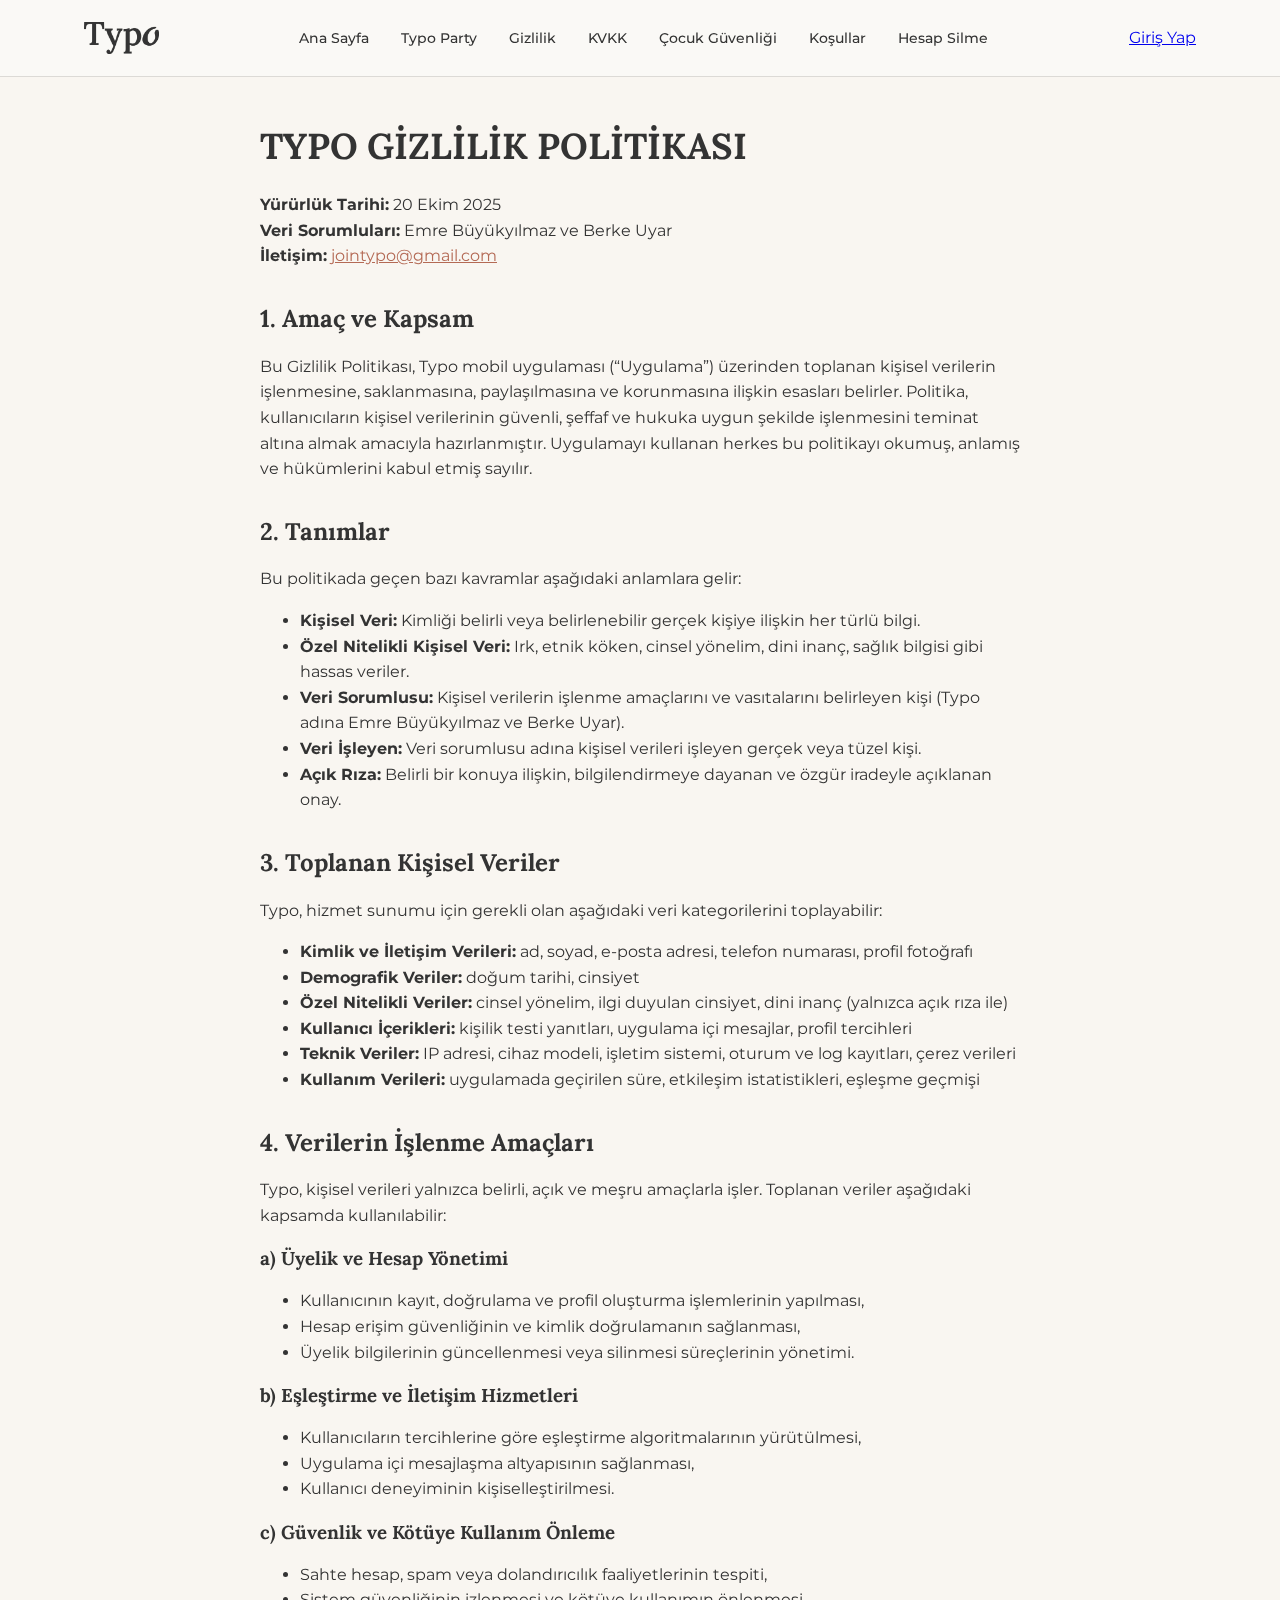
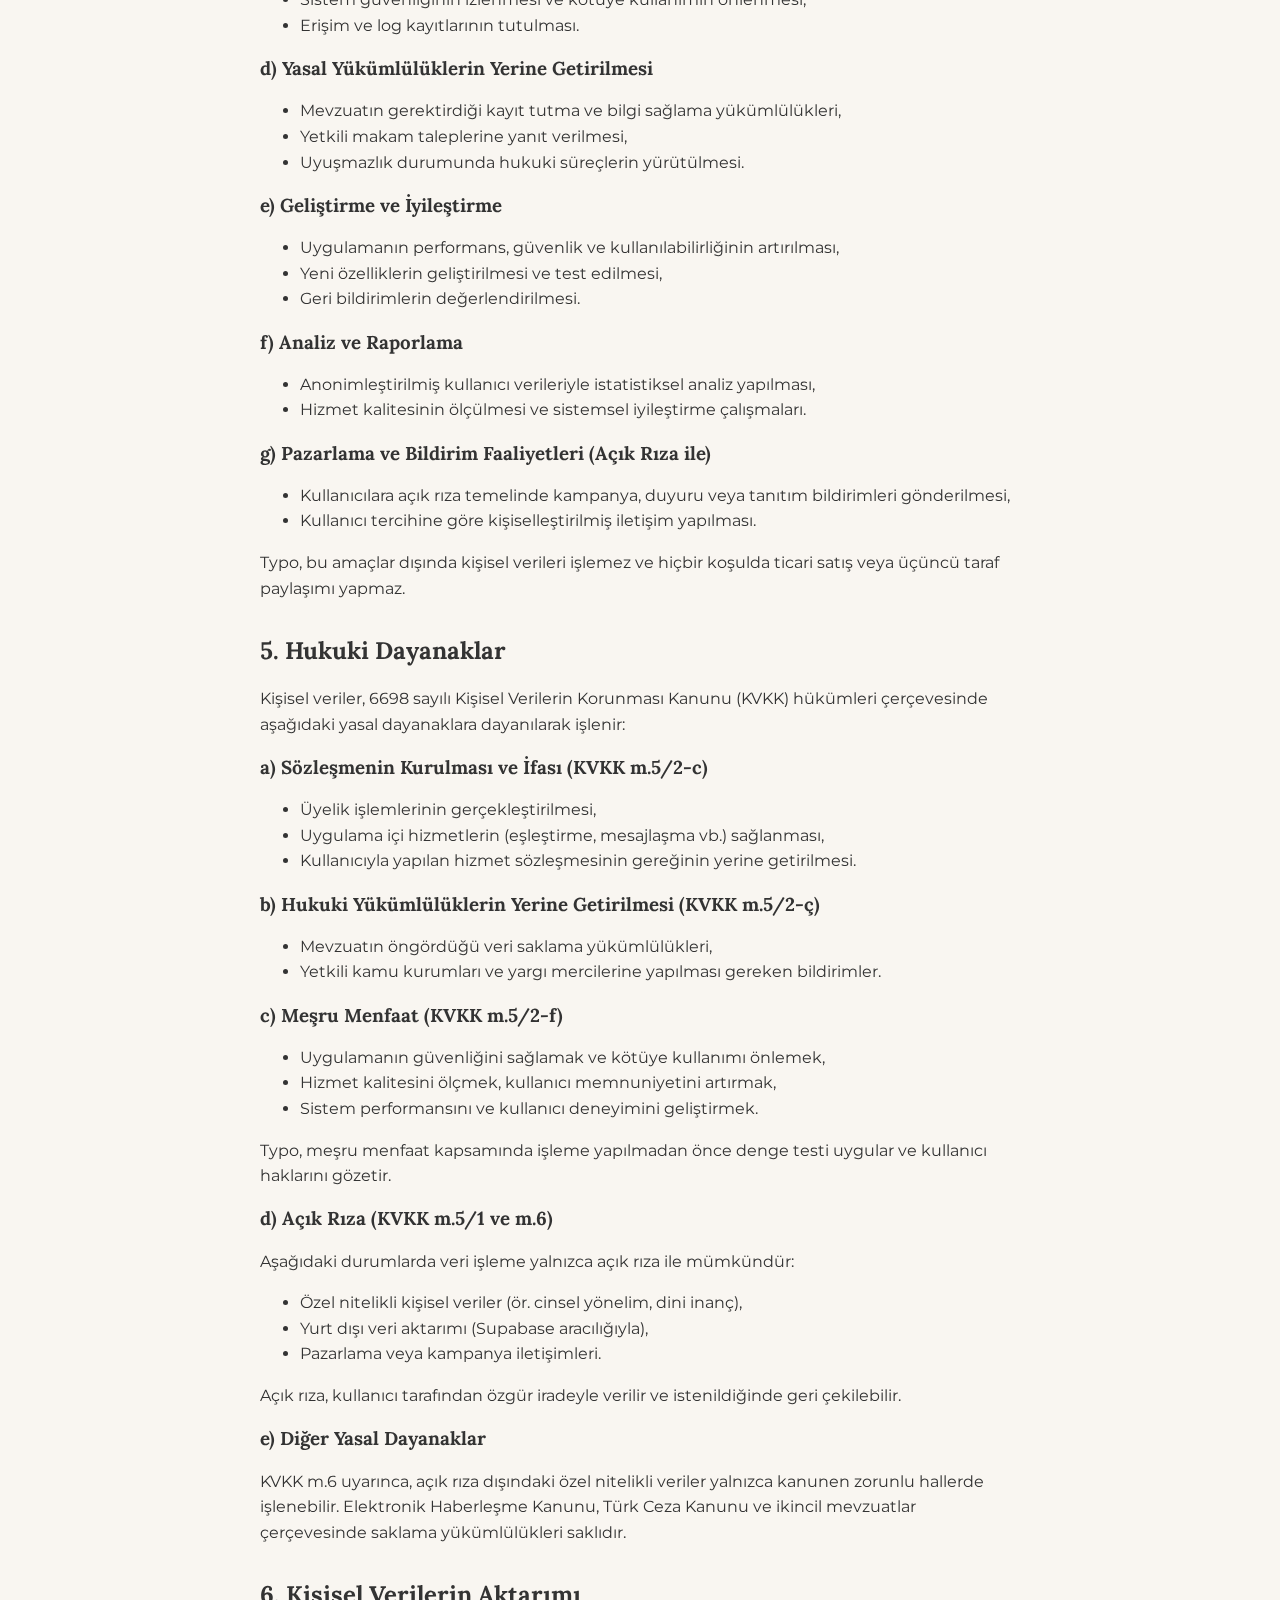
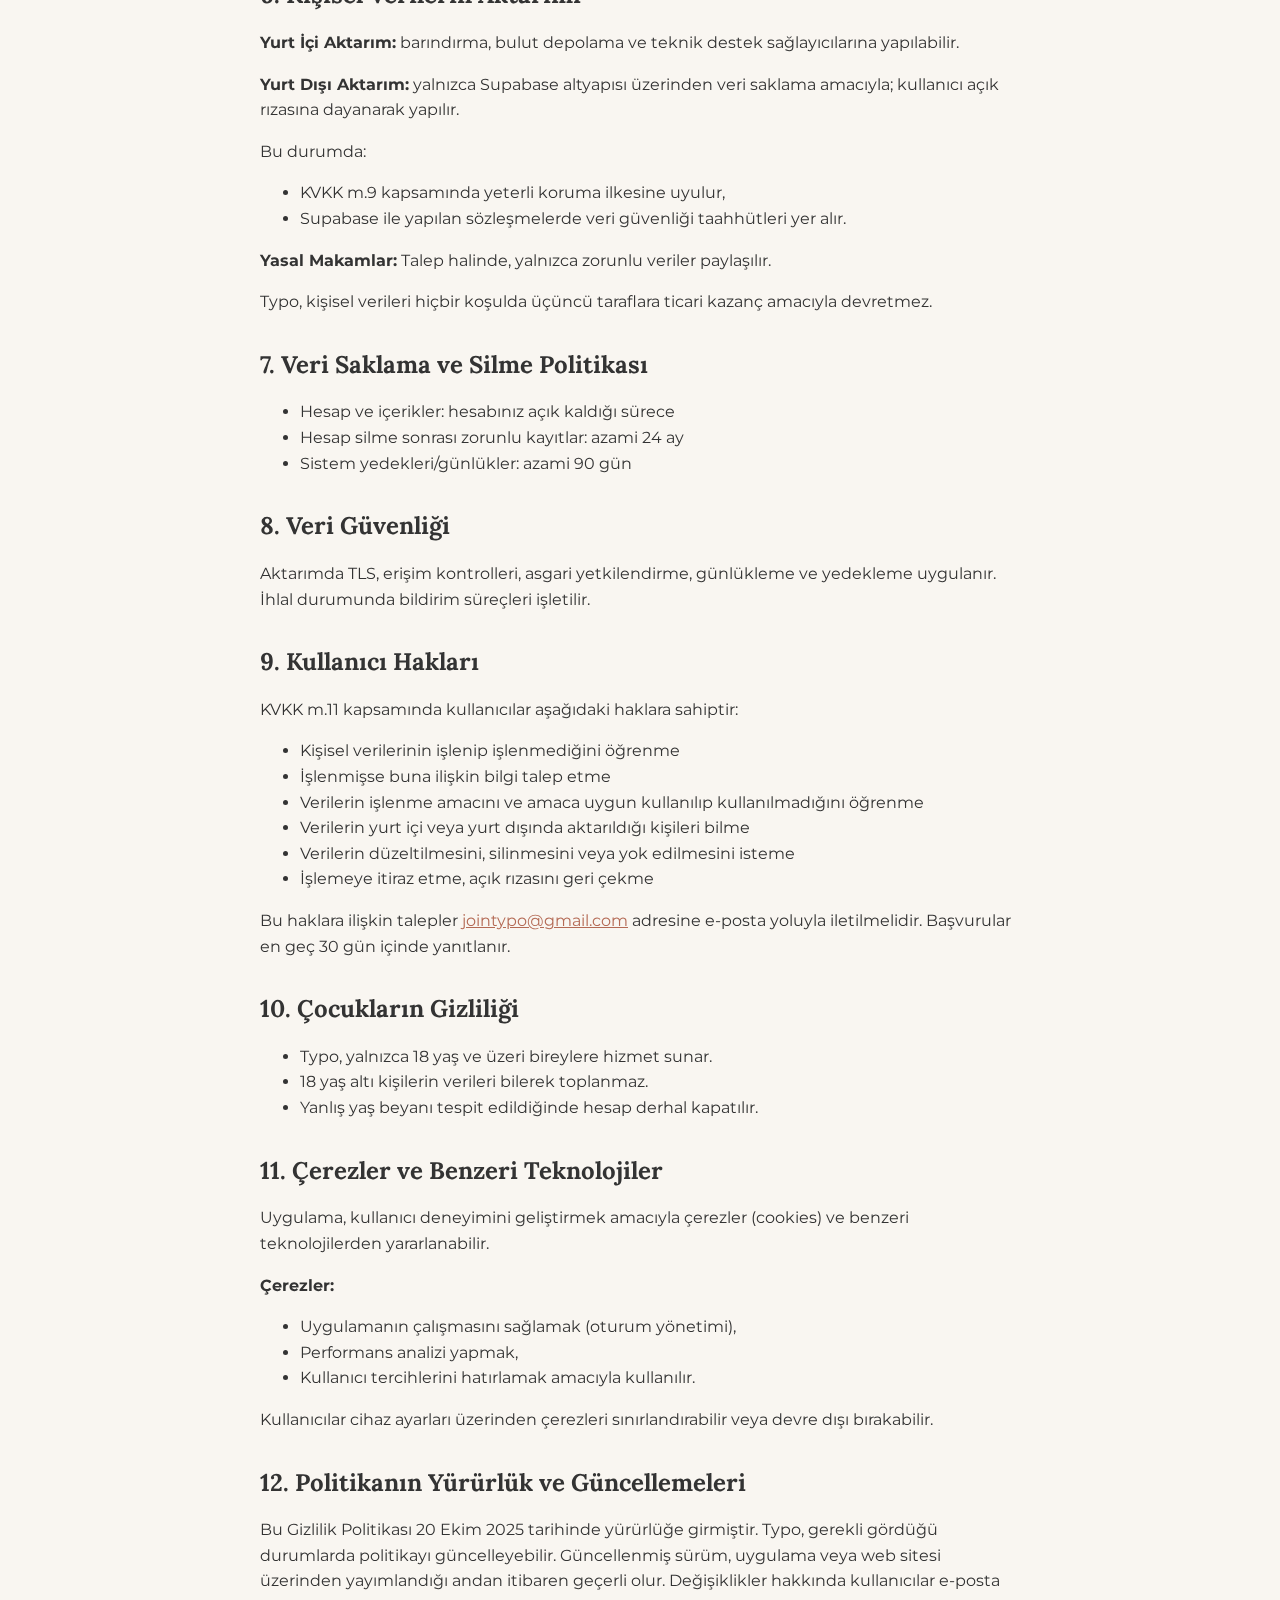
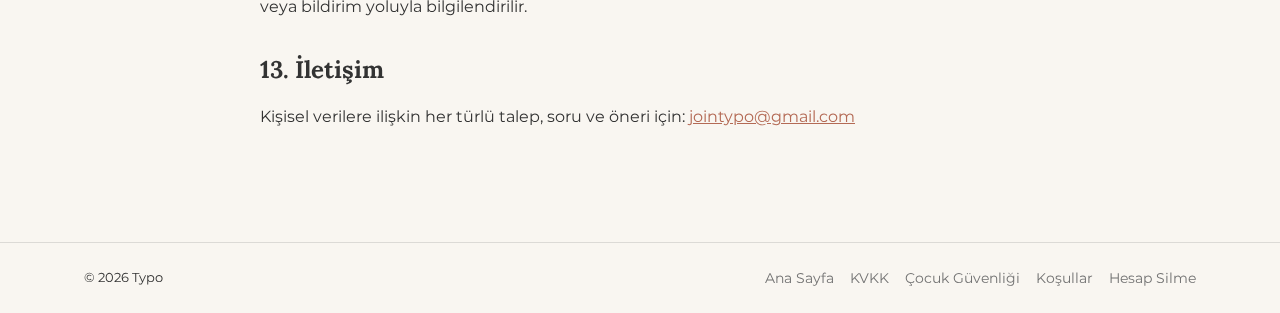
<file: privacy.html>
<!doctype html>
<html lang="tr">
<head>
  <meta charset="utf-8" />
  <meta name="viewport" content="width=device-width, initial-scale=1, maximum-scale=1, user-scalable=no" />
  <title>Gizlilik Politikası – Typo</title>
  <meta name="description" content="Typo uygulamasının gizlilik politikası. Kişisel verilerin toplanması, işlenmesi, saklanması ve korunmasına ilişkin tüm esaslar." />
  <meta name="robots" content="index, follow" />
  <link rel="canonical" href="https://typo.cool/privacy.html" />
  <meta property="og:site_name" content="Typo" />
  <meta property="og:title" content="Gizlilik Politikası – Typo" />
  <meta property="og:description" content="Typo uygulamasının gizlilik politikası. Kişisel verilerin toplanması, işlenmesi ve korunması." />
  <meta property="og:type" content="website" />
  <meta property="og:url" content="https://typo.cool/privacy.html" />
  <meta property="og:locale" content="tr_TR" />
  <meta name="twitter:card" content="summary" />
  <meta name="twitter:title" content="Gizlilik Politikası – Typo" />
  <meta name="twitter:description" content="Typo uygulamasının gizlilik politikası." />
  <link rel="icon" href="./assets/app_icon.png" />
  <link rel="apple-touch-icon" href="./assets/app_icon.png" />
  <link rel="stylesheet" href="./site.css" />
</head>
<body>
  <header>
    <div class="container nav">
      <a class="brand" href="./index.html">
        <img class="brand-logo" alt="Typo" src="./assets/text_logo.png" />
      </a>
      <nav class="nav-links">
        <a href="./index.html">Ana Sayfa</a>
        <a href="./party/">Typo Party</a>
        <a href="./privacy.html">Gizlilik</a>
        <a href="./kvkk.html">KVKK</a>
        <a href="./csae.html">Çocuk Güvenliği</a>
        <a href="./terms.html">Koşullar</a>
        <a href="./delete-account.html">Hesap Silme</a>
      </nav>
      <a class="header-login-btn" href="./login.html">Giriş Yap</a>
    </div>
  </header>

  <main class="container prose">
    <h1>TYPO GİZLİLİK POLİTİKASI</h1>
    <p><strong>Yürürlük Tarihi:</strong> 20 Ekim 2025<br/>
    <strong>Veri Sorumluları:</strong> Emre Büyükyılmaz ve Berke Uyar<br/>
    <strong>İletişim:</strong> <a href="mailto:jointypo@gmail.com">jointypo@gmail.com</a></p>

    <h2>1. Amaç ve Kapsam</h2>
    <p>Bu Gizlilik Politikası, Typo mobil uygulaması (“Uygulama”) üzerinden toplanan kişisel verilerin işlenmesine, saklanmasına, paylaşılmasına ve korunmasına ilişkin esasları belirler. Politika, kullanıcıların kişisel verilerinin güvenli, şeffaf ve hukuka uygun şekilde işlenmesini teminat altına almak amacıyla hazırlanmıştır. Uygulamayı kullanan herkes bu politikayı okumuş, anlamış ve hükümlerini kabul etmiş sayılır.</p>

    <h2>2. Tanımlar</h2>
    <p>Bu politikada geçen bazı kavramlar aşağıdaki anlamlara gelir:</p>
    <ul>
      <li><strong>Kişisel Veri:</strong> Kimliği belirli veya belirlenebilir gerçek kişiye ilişkin her türlü bilgi.</li>
      <li><strong>Özel Nitelikli Kişisel Veri:</strong> Irk, etnik köken, cinsel yönelim, dini inanç, sağlık bilgisi gibi hassas veriler.</li>
      <li><strong>Veri Sorumlusu:</strong> Kişisel verilerin işlenme amaçlarını ve vasıtalarını belirleyen kişi (Typo adına Emre Büyükyılmaz ve Berke Uyar).</li>
      <li><strong>Veri İşleyen:</strong> Veri sorumlusu adına kişisel verileri işleyen gerçek veya tüzel kişi.</li>
      <li><strong>Açık Rıza:</strong> Belirli bir konuya ilişkin, bilgilendirmeye dayanan ve özgür iradeyle açıklanan onay.</li>
    </ul>

    <h2>3. Toplanan Kişisel Veriler</h2>
    <p>Typo, hizmet sunumu için gerekli olan aşağıdaki veri kategorilerini toplayabilir:</p>
    <ul>
      <li><strong>Kimlik ve İletişim Verileri:</strong> ad, soyad, e-posta adresi, telefon numarası, profil fotoğrafı</li>
      <li><strong>Demografik Veriler:</strong> doğum tarihi, cinsiyet</li>
      <li><strong>Özel Nitelikli Veriler:</strong> cinsel yönelim, ilgi duyulan cinsiyet, dini inanç (yalnızca açık rıza ile)</li>
      <li><strong>Kullanıcı İçerikleri:</strong> kişilik testi yanıtları, uygulama içi mesajlar, profil tercihleri</li>
      <li><strong>Teknik Veriler:</strong> IP adresi, cihaz modeli, işletim sistemi, oturum ve log kayıtları, çerez verileri</li>
      <li><strong>Kullanım Verileri:</strong> uygulamada geçirilen süre, etkileşim istatistikleri, eşleşme geçmişi</li>
    </ul>

    <h2>4. Verilerin İşlenme Amaçları</h2>
    <p>Typo, kişisel verileri yalnızca belirli, açık ve meşru amaçlarla işler. Toplanan veriler aşağıdaki kapsamda kullanılabilir:</p>
    <h3>a) Üyelik ve Hesap Yönetimi</h3>
    <ul>
      <li>Kullanıcının kayıt, doğrulama ve profil oluşturma işlemlerinin yapılması,</li>
      <li>Hesap erişim güvenliğinin ve kimlik doğrulamanın sağlanması,</li>
      <li>Üyelik bilgilerinin güncellenmesi veya silinmesi süreçlerinin yönetimi.</li>
    </ul>
    <h3>b) Eşleştirme ve İletişim Hizmetleri</h3>
    <ul>
      <li>Kullanıcıların tercihlerine göre eşleştirme algoritmalarının yürütülmesi,</li>
      <li>Uygulama içi mesajlaşma altyapısının sağlanması,</li>
      <li>Kullanıcı deneyiminin kişiselleştirilmesi.</li>
    </ul>
    <h3>c) Güvenlik ve Kötüye Kullanım Önleme</h3>
    <ul>
      <li>Sahte hesap, spam veya dolandırıcılık faaliyetlerinin tespiti,</li>
      <li>Sistem güvenliğinin izlenmesi ve kötüye kullanımın önlenmesi,</li>
      <li>Erişim ve log kayıtlarının tutulması.</li>
    </ul>
    <h3>d) Yasal Yükümlülüklerin Yerine Getirilmesi</h3>
    <ul>
      <li>Mevzuatın gerektirdiği kayıt tutma ve bilgi sağlama yükümlülükleri,</li>
      <li>Yetkili makam taleplerine yanıt verilmesi,</li>
      <li>Uyuşmazlık durumunda hukuki süreçlerin yürütülmesi.</li>
    </ul>
    <h3>e) Geliştirme ve İyileştirme</h3>
    <ul>
      <li>Uygulamanın performans, güvenlik ve kullanılabilirliğinin artırılması,</li>
      <li>Yeni özelliklerin geliştirilmesi ve test edilmesi,</li>
      <li>Geri bildirimlerin değerlendirilmesi.</li>
    </ul>
    <h3>f) Analiz ve Raporlama</h3>
    <ul>
      <li>Anonimleştirilmiş kullanıcı verileriyle istatistiksel analiz yapılması,</li>
      <li>Hizmet kalitesinin ölçülmesi ve sistemsel iyileştirme çalışmaları.</li>
    </ul>
    <h3>g) Pazarlama ve Bildirim Faaliyetleri (Açık Rıza ile)</h3>
    <ul>
      <li>Kullanıcılara açık rıza temelinde kampanya, duyuru veya tanıtım bildirimleri gönderilmesi,</li>
      <li>Kullanıcı tercihine göre kişiselleştirilmiş iletişim yapılması.</li>
    </ul>
    <p>Typo, bu amaçlar dışında kişisel verileri işlemez ve hiçbir koşulda ticari satış veya üçüncü taraf paylaşımı yapmaz.</p>

    <h2>5. Hukuki Dayanaklar</h2>
    <p>Kişisel veriler, 6698 sayılı Kişisel Verilerin Korunması Kanunu (KVKK) hükümleri çerçevesinde aşağıdaki yasal dayanaklara dayanılarak işlenir:</p>
    <h3>a) Sözleşmenin Kurulması ve İfası (KVKK m.5/2-c)</h3>
    <ul>
      <li>Üyelik işlemlerinin gerçekleştirilmesi,</li>
      <li>Uygulama içi hizmetlerin (eşleştirme, mesajlaşma vb.) sağlanması,</li>
      <li>Kullanıcıyla yapılan hizmet sözleşmesinin gereğinin yerine getirilmesi.</li>
    </ul>
    <h3>b) Hukuki Yükümlülüklerin Yerine Getirilmesi (KVKK m.5/2-ç)</h3>
    <ul>
      <li>Mevzuatın öngördüğü veri saklama yükümlülükleri,</li>
      <li>Yetkili kamu kurumları ve yargı mercilerine yapılması gereken bildirimler.</li>
    </ul>
    <h3>c) Meşru Menfaat (KVKK m.5/2-f)</h3>
    <ul>
      <li>Uygulamanın güvenliğini sağlamak ve kötüye kullanımı önlemek,</li>
      <li>Hizmet kalitesini ölçmek, kullanıcı memnuniyetini artırmak,</li>
      <li>Sistem performansını ve kullanıcı deneyimini geliştirmek.</li>
    </ul>
    <p>Typo, meşru menfaat kapsamında işleme yapılmadan önce denge testi uygular ve kullanıcı haklarını gözetir.</p>
    <h3>d) Açık Rıza (KVKK m.5/1 ve m.6)</h3>
    <p>Aşağıdaki durumlarda veri işleme yalnızca açık rıza ile mümkündür:</p>
    <ul>
      <li>Özel nitelikli kişisel veriler (ör. cinsel yönelim, dini inanç),</li>
      <li>Yurt dışı veri aktarımı (Supabase aracılığıyla),</li>
      <li>Pazarlama veya kampanya iletişimleri.</li>
    </ul>
    <p>Açık rıza, kullanıcı tarafından özgür iradeyle verilir ve istenildiğinde geri çekilebilir.</p>
    <h3>e) Diğer Yasal Dayanaklar</h3>
    <p>KVKK m.6 uyarınca, açık rıza dışındaki özel nitelikli veriler yalnızca kanunen zorunlu hallerde işlenebilir. Elektronik Haberleşme Kanunu, Türk Ceza Kanunu ve ikincil mevzuatlar çerçevesinde saklama yükümlülükleri saklıdır.</p>

    <h2>6. Kişisel Verilerin Aktarımı</h2>
    <p><strong>Yurt İçi Aktarım:</strong> barındırma, bulut depolama ve teknik destek sağlayıcılarına yapılabilir.</p>
    <p><strong>Yurt Dışı Aktarım:</strong> yalnızca Supabase altyapısı üzerinden veri saklama amacıyla; kullanıcı açık rızasına dayanarak yapılır.</p>
    <p>Bu durumda:</p>
    <ul>
      <li>KVKK m.9 kapsamında yeterli koruma ilkesine uyulur,</li>
      <li>Supabase ile yapılan sözleşmelerde veri güvenliği taahhütleri yer alır.</li>
    </ul>
    <p><strong>Yasal Makamlar:</strong> Talep halinde, yalnızca zorunlu veriler paylaşılır.</p>
    <p>Typo, kişisel verileri hiçbir koşulda üçüncü taraflara ticari kazanç amacıyla devretmez.</p>

    <h2>7. Veri Saklama ve Silme Politikası</h2>
    <ul>
      <li>Hesap ve içerikler: hesabınız açık kaldığı sürece</li>
      <li>Hesap silme sonrası zorunlu kayıtlar: azami 24 ay</li>
      <li>Sistem yedekleri/günlükler: azami 90 gün</li>
    </ul>

    <h2>8. Veri Güvenliği</h2>
    <p>Aktarımda TLS, erişim kontrolleri, asgari yetkilendirme, günlükleme ve yedekleme uygulanır. İhlal durumunda bildirim süreçleri işletilir.</p>

    <h2>9. Kullanıcı Hakları</h2>
    <p>KVKK m.11 kapsamında kullanıcılar aşağıdaki haklara sahiptir:</p>
    <ul>
      <li>Kişisel verilerinin işlenip işlenmediğini öğrenme</li>
      <li>İşlenmişse buna ilişkin bilgi talep etme</li>
      <li>Verilerin işlenme amacını ve amaca uygun kullanılıp kullanılmadığını öğrenme</li>
      <li>Verilerin yurt içi veya yurt dışında aktarıldığı kişileri bilme</li>
      <li>Verilerin düzeltilmesini, silinmesini veya yok edilmesini isteme</li>
      <li>İşlemeye itiraz etme, açık rızasını geri çekme</li>
    </ul>
    <p>Bu haklara ilişkin talepler <a href="mailto:jointypo@gmail.com">jointypo@gmail.com</a> adresine e-posta yoluyla iletilmelidir. Başvurular en geç 30 gün içinde yanıtlanır.</p>

    <h2>10. Çocukların Gizliliği</h2>
    <ul>
      <li>Typo, yalnızca 18 yaş ve üzeri bireylere hizmet sunar.</li>
      <li>18 yaş altı kişilerin verileri bilerek toplanmaz.</li>
      <li>Yanlış yaş beyanı tespit edildiğinde hesap derhal kapatılır.</li>
    </ul>

    <h2>11. Çerezler ve Benzeri Teknolojiler</h2>
    <p>Uygulama, kullanıcı deneyimini geliştirmek amacıyla çerezler (cookies) ve benzeri teknolojilerden yararlanabilir.</p>
    <p><strong>Çerezler:</strong></p>
    <ul>
      <li>Uygulamanın çalışmasını sağlamak (oturum yönetimi),</li>
      <li>Performans analizi yapmak,</li>
      <li>Kullanıcı tercihlerini hatırlamak amacıyla kullanılır.</li>
    </ul>
    <p>Kullanıcılar cihaz ayarları üzerinden çerezleri sınırlandırabilir veya devre dışı bırakabilir.</p>

    <h2>12. Politikanın Yürürlük ve Güncellemeleri</h2>
    <p>Bu Gizlilik Politikası 20 Ekim 2025 tarihinde yürürlüğe girmiştir. Typo, gerekli gördüğü durumlarda politikayı güncelleyebilir. Güncellenmiş sürüm, uygulama veya web sitesi üzerinden yayımlandığı andan itibaren geçerli olur. Değişiklikler hakkında kullanıcılar e-posta veya bildirim yoluyla bilgilendirilir.</p>

    <h2>13. İletişim</h2>
    <p>Kişisel verilere ilişkin her türlü talep, soru ve öneri için: <a href="mailto:jointypo@gmail.com">jointypo@gmail.com</a></p>
  </main>

  <footer>
    <div class="container footer-inner">
      <small>© <span id="y"></span> Typo</small>
      <div class="footer-links">
        <a href="./index.html">Ana Sayfa</a>
        <a href="./kvkk.html">KVKK</a>
        <a href="./csae.html">Çocuk Güvenliği</a>
        <a href="./terms.html">Koşullar</a>
        <a href="./delete-account.html">Hesap Silme</a>
      </div>
    </div>
  </footer>
  <script>document.getElementById('y').textContent = new Date().getFullYear();</script>
</body>
</html>
</file>
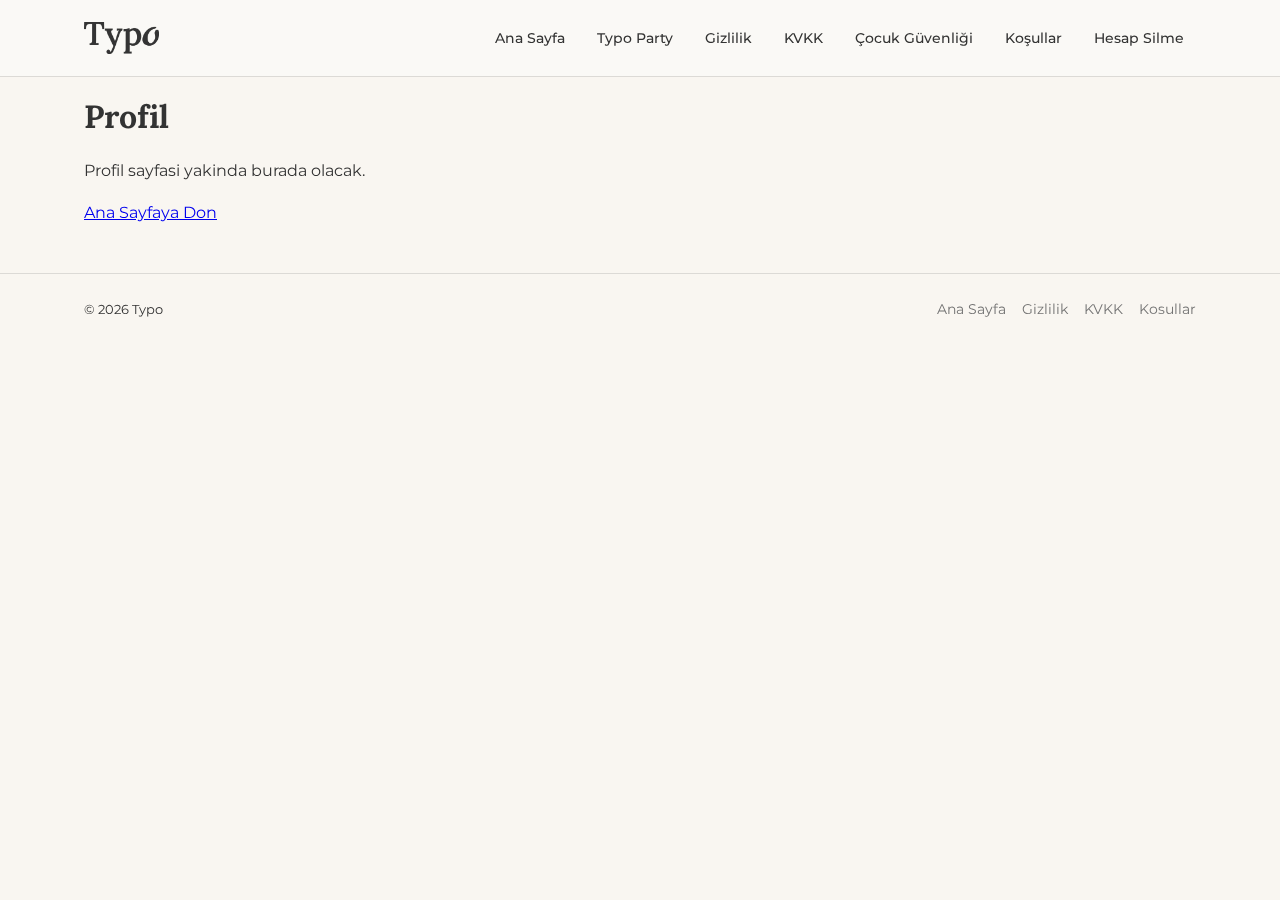
<file: profile.html>
<!doctype html>
<html lang="tr">
<head>
  <meta charset="utf-8" />
  <meta name="viewport" content="width=device-width, initial-scale=1, maximum-scale=1, user-scalable=no" />
  <title>Typo Profil</title>
  <meta name="description" content="Typo profil sayfasi yakinda." />
  <meta name="robots" content="noindex, nofollow" />
  <link rel="icon" href="./assets/app_icon.png" />
  <link rel="apple-touch-icon" href="./assets/app_icon.png" />
  <link rel="stylesheet" href="./site.css" />
</head>
<body class="auth-page">
  <header>
    <div class="container nav">
      <a class="brand" href="./index.html">
        <img class="brand-logo" alt="Typo" src="./assets/text_logo.png" />
      </a>
      <nav class="nav-links">
        <a href="./index.html">Ana Sayfa</a>
        <a href="./party/">Typo Party</a>
        <a href="./privacy.html">Gizlilik</a>
        <a href="./kvkk.html">KVKK</a>
        <a href="./csae.html">Çocuk Güvenliği</a>
        <a href="./terms.html">Koşullar</a>
        <a href="./delete-account.html">Hesap Silme</a>
      </nav>
      <div id="profileMenuWrap" class="profile-menu" hidden>
        <button id="profileMenuToggleBtn" class="header-login-btn profile-toggle-btn" type="button" aria-haspopup="menu" aria-expanded="false">Profil</button>
        <div id="profileDropdownMenu" class="profile-dropdown" role="menu" aria-label="Profil menusu" hidden>
          <a href="./profile.html" role="menuitem">Profil Sayfasi</a>
          <button id="profileLogoutBtn" type="button" role="menuitem">Cikis Yap</button>
        </div>
      </div>
      <button id="openLoginModalBtn" class="header-login-btn" type="button" hidden>Giriş Yap</button>
    </div>
  </header>

  <main class="container auth-main">
    <section class="auth-card">
      <h1>Profil</h1>
      <p>Profil sayfasi yakinda burada olacak.</p>
      <a class="btn primary" href="./index.html">Ana Sayfaya Don</a>
    </section>
  </main>

  <footer>
    <div class="container footer-inner">
      <small>© <span id="yearValue"></span> Typo</small>
      <div class="footer-links">
        <a href="./index.html">Ana Sayfa</a>
        <a href="./privacy.html">Gizlilik</a>
        <a href="./kvkk.html">KVKK</a>
        <a href="./terms.html">Kosullar</a>
      </div>
    </div>
  </footer>

  <script>
    document.getElementById("yearValue").textContent = String(new Date().getFullYear());
  </script>
  <script src="./assets/js/login-modal.js"></script>
</body>
</html>
</file>
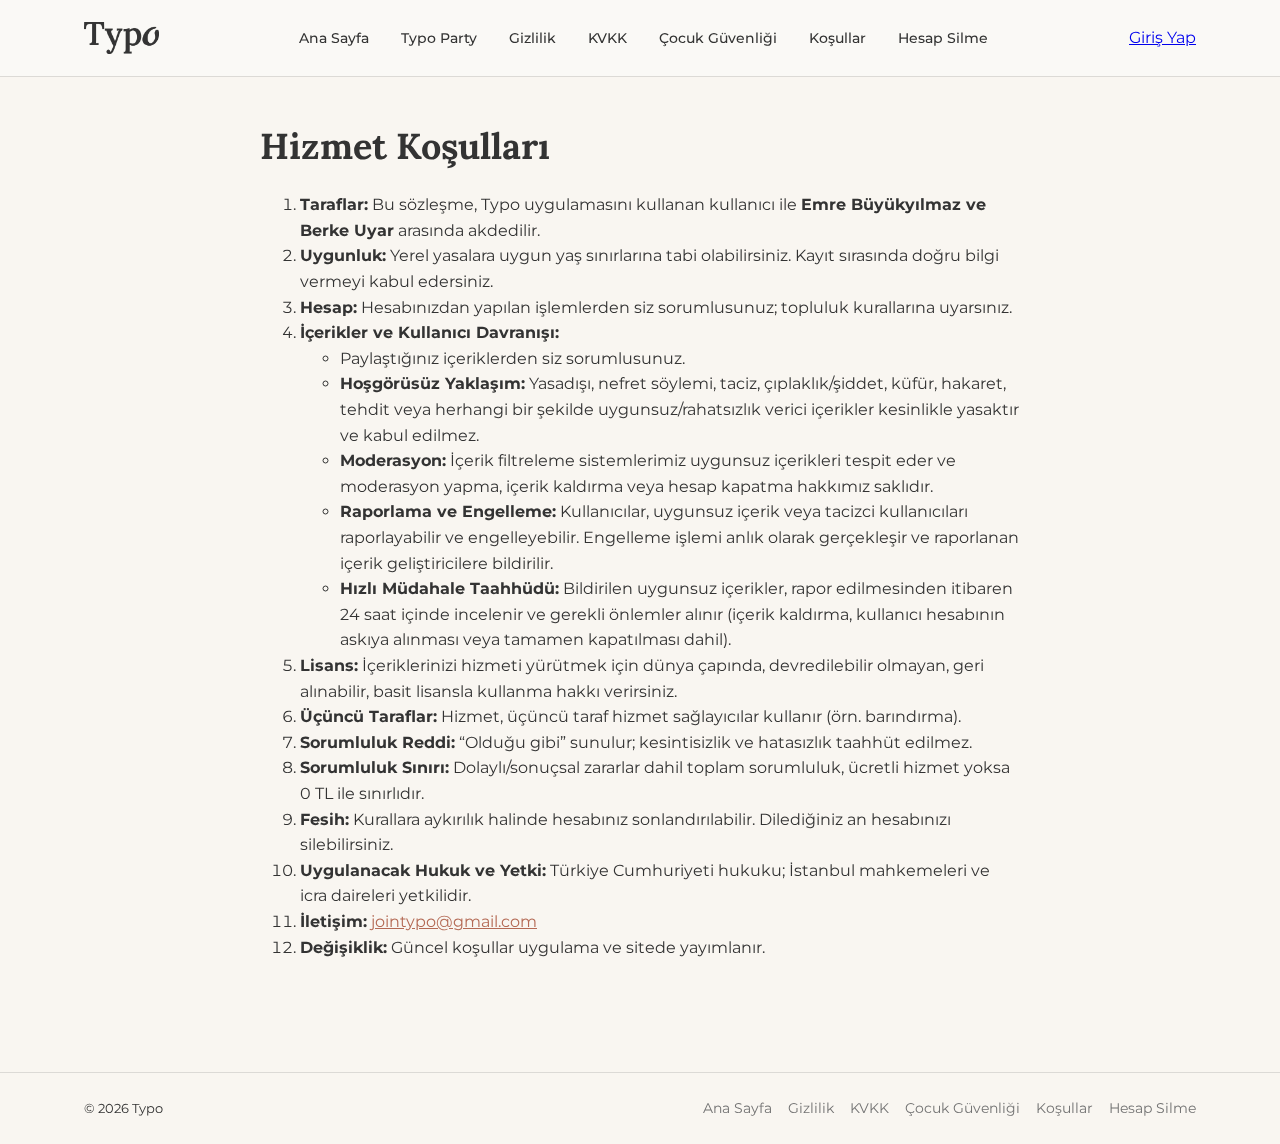
<file: terms.html>
<!doctype html>
<html lang="tr">
<head>
  <meta charset="utf-8" />
  <meta name="viewport" content="width=device-width, initial-scale=1, maximum-scale=1, user-scalable=no" />
  <title>Hizmet Koşulları – Typo</title>
  <meta name="description" content="Typo uygulamasının hizmet koşulları ve kullanım şartları. Kullanıcı hakları, sorumluluklar ve topluluk kuralları." />
  <meta name="robots" content="index, follow" />
  <link rel="canonical" href="https://typo.cool/terms.html" />
  <meta property="og:site_name" content="Typo" />
  <meta property="og:title" content="Hizmet Koşulları – Typo" />
  <meta property="og:description" content="Typo uygulamasının hizmet koşulları ve kullanım şartları." />
  <meta property="og:type" content="website" />
  <meta property="og:url" content="https://typo.cool/terms.html" />
  <meta property="og:locale" content="tr_TR" />
  <meta name="twitter:card" content="summary" />
  <meta name="twitter:title" content="Hizmet Koşulları – Typo" />
  <meta name="twitter:description" content="Typo uygulamasının hizmet koşulları ve kullanım şartları." />
  <link rel="icon" href="./assets/app_icon.png" />
  <link rel="apple-touch-icon" href="./assets/app_icon.png" />
  <link rel="stylesheet" href="./site.css" />
</head>
<body>
  <header>
    <div class="container nav">
      <a class="brand" href="./index.html">
        <img class="brand-logo" alt="Typo" src="./assets/text_logo.png" />
      </a>
      <nav class="nav-links">
        <a href="./index.html">Ana Sayfa</a>
        <a href="./party/">Typo Party</a>
        <a href="./privacy.html">Gizlilik</a>
        <a href="./kvkk.html">KVKK</a>
        <a href="./csae.html">Çocuk Güvenliği</a>
        <a href="./terms.html">Koşullar</a>
        <a href="./delete-account.html">Hesap Silme</a>
      </nav>
      <a class="header-login-btn" href="./login.html">Giriş Yap</a>
    </div>
  </header>

  <main class="container prose">
    <h1>Hizmet Koşulları</h1>
    <ol>
      <li><strong>Taraflar:</strong> Bu sözleşme, Typo uygulamasını kullanan kullanıcı ile <strong>Emre Büyükyılmaz ve Berke Uyar</strong> arasında akdedilir.</li>
  <li><strong>Uygunluk:</strong> Yerel yasalara uygun yaş sınırlarına tabi olabilirsiniz. Kayıt sırasında doğru bilgi vermeyi kabul edersiniz.</li>
      <li><strong>Hesap:</strong> Hesabınızdan yapılan işlemlerden siz sorumlusunuz; topluluk kurallarına uyarsınız.</li>
      <li><strong>İçerikler ve Kullanıcı Davranışı:</strong> 
        <ul>
          <li>Paylaştığınız içeriklerden siz sorumlusunuz.</li>
          <li><strong>Hoşgörüsüz Yaklaşım:</strong> Yasadışı, nefret söylemi, taciz, çıplaklık/şiddet, küfür, hakaret, tehdit veya herhangi bir şekilde uygunsuz/rahatsızlık verici içerikler kesinlikle yasaktır ve kabul edilmez.</li>
          <li><strong>Moderasyon:</strong> İçerik filtreleme sistemlerimiz uygunsuz içerikleri tespit eder ve moderasyon yapma, içerik kaldırma veya hesap kapatma hakkımız saklıdır.</li>
          <li><strong>Raporlama ve Engelleme:</strong> Kullanıcılar, uygunsuz içerik veya tacizci kullanıcıları raporlayabilir ve engelleyebilir. Engelleme işlemi anlık olarak gerçekleşir ve raporlanan içerik geliştiricilere bildirilir.</li>
          <li><strong>Hızlı Müdahale Taahhüdü:</strong> Bildirilen uygunsuz içerikler, rapor edilmesinden itibaren 24 saat içinde incelenir ve gerekli önlemler alınır (içerik kaldırma, kullanıcı hesabının askıya alınması veya tamamen kapatılması dahil).</li>
        </ul>
      </li>
      <li><strong>Lisans:</strong> İçeriklerinizi hizmeti yürütmek için dünya çapında, devredilebilir olmayan, geri alınabilir, basit lisansla kullanma hakkı verirsiniz.</li>
      <li><strong>Üçüncü Taraflar:</strong> Hizmet, üçüncü taraf hizmet sağlayıcılar kullanır (örn. barındırma).</li>
      <li><strong>Sorumluluk Reddi:</strong> “Olduğu gibi” sunulur; kesintisizlik ve hatasızlık taahhüt edilmez.</li>
      <li><strong>Sorumluluk Sınırı:</strong> Dolaylı/sonuçsal zararlar dahil toplam sorumluluk, ücretli hizmet yoksa 0 TL ile sınırlıdır.</li>
      <li><strong>Fesih:</strong> Kurallara aykırılık halinde hesabınız sonlandırılabilir. Dilediğiniz an hesabınızı silebilirsiniz.</li>
      <li><strong>Uygulanacak Hukuk ve Yetki:</strong> Türkiye Cumhuriyeti hukuku; İstanbul mahkemeleri ve icra daireleri yetkilidir.</li>
      <li><strong>İletişim:</strong> <a href="mailto:jointypo@gmail.com">jointypo@gmail.com</a></li>
      <li><strong>Değişiklik:</strong> Güncel koşullar uygulama ve sitede yayımlanır.</li>
    </ol>
  </main>

  <footer>
    <div class="container footer-inner">
      <small>© <span id="y"></span> Typo</small>
      <div class="footer-links">
        <a href="./index.html">Ana Sayfa</a>
        <a href="./privacy.html">Gizlilik</a>
        <a href="./kvkk.html">KVKK</a>
        <a href="./csae.html">Çocuk Güvenliği</a>
        <a href="./terms.html">Koşullar</a>
        <a href="./delete-account.html">Hesap Silme</a>
      </div>
    </div>
  </footer>
  <script>document.getElementById('y').textContent = new Date().getFullYear();</script>
</body>
</html>
</file>
<file: site.css>
/* Base styles for Typo website - Premium Landing Page */
/* Fonts: Lora for headings, Montserrat for body */

@font-face {
  font-family: 'Lora';
  src: url('./assets/fonts/lora/Lora-Regular.ttf') format('truetype');
  font-weight: 400;
  font-style: normal;
  font-display: swap;
}
@font-face {
  font-family: 'Lora';
  src: url('./assets/fonts/lora/Lora-Medium.ttf') format('truetype');
  font-weight: 500;
  font-style: normal;
  font-display: swap;
}
@font-face {
  font-family: 'Lora';
  src: url('./assets/fonts/lora/Lora-SemiBold.ttf') format('truetype');
  font-weight: 600;
  font-style: normal;
  font-display: swap;
}
@font-face {
  font-family: 'Lora';
  src: url('./assets/fonts/lora/Lora-Bold.ttf') format('truetype');
  font-weight: 700;
  font-style: normal;
  font-display: swap;
}

@font-face {
  font-family: 'Montserrat';
  src: url('./assets/fonts/montserrat/Montserrat-Regular.ttf') format('truetype');
  font-weight: 400;
  font-style: normal;
  font-display: swap;
}
@font-face {
  font-family: 'Montserrat';
  src: url('./assets/fonts/montserrat/Montserrat-Medium.ttf') format('truetype');
  font-weight: 500;
  font-style: normal;
  font-display: swap;
}
@font-face {
  font-family: 'Montserrat';
  src: url('./assets/fonts/montserrat/Montserrat-SemiBold.ttf') format('truetype');
  font-weight: 600;
  font-style: normal;
  font-display: swap;
}
@font-face {
  font-family: 'Montserrat';
  src: url('./assets/fonts/montserrat/Montserrat-Bold.ttf') format('truetype');
  font-weight: 700;
  font-style: normal;
  font-display: swap;
}

:root {
  /* Brand colors */
  --bg: hsl(37, 37%, 96%);
  --fg: hsl(0, 0%, 20%);
  --fg-muted: hsl(0, 0%, 45%);
  --primary: hsl(13, 39%, 52%);      /* terracotta #B56A55 */
  --primary-light: hsl(13, 39%, 95%);
  --secondary: hsl(155, 15%, 49%);   /* sage */
  --muted: hsl(45, 8%, 80%);
  --card: hsl(0, 0%, 100%);
  --border: hsl(45, 8%, 85%);
}

* { box-sizing: border-box; }
html { scroll-behavior: smooth; }
html, body { min-height: 100%; }
body {
  margin: 0;
  background: var(--bg);
  color: var(--fg);
  font-family: 'Montserrat', system-ui, -apple-system, Segoe UI, Roboto, Helvetica, Arial, sans-serif;
  line-height: 1.6;
  -webkit-font-smoothing: antialiased;
  -moz-osx-font-smoothing: grayscale;
}
img { max-width: 100%; height: auto; }

h1, h2, h3, h4 { 
  font-family: 'Lora', Georgia, serif; 
  font-weight: 700;
  line-height: 1.2;
}

.container { 
  width: min(1200px, 90%); 
  margin: 0 auto; 
  padding: 0 20px;
}

/* ==================== NAVBAR ==================== */
.navbar {
  position: sticky; 
  top: 0; 
  z-index: 100;
  background: rgba(250, 249, 246, 0.9);
  backdrop-filter: saturate(180%) blur(12px);
  -webkit-backdrop-filter: saturate(180%) blur(12px);
}
.navbar .container {
  display: flex; 
  align-items: center; 
  justify-content: space-between;
  padding: 16px 20px;
}
.brand { 
  display: flex; 
  align-items: center; 
  text-decoration: none; 
  color: inherit; 
}
.brand-logo { 
  height: 32px; 
  width: auto; 
}
.nav-links { 
  display: flex; 
  gap: 8px; 
  align-items: center; 
}
.nav-links a {
  color: var(--fg); 
  text-decoration: none; 
  font-weight: 500; 
  font-size: 14px;
  padding: 10px 16px; 
  border-radius: 8px;
  transition: background 0.2s, color 0.2s;
  min-height: 44px;
  display: flex;
  align-items: center;
}
.nav-links a:hover { 
  background: rgba(181, 106, 85, 0.1); 
  color: var(--primary);
}

/* Hamburger Menu */
.nav-toggle {
  display: none;
  flex-direction: column;
  justify-content: center;
  gap: 5px;
  width: 44px;
  height: 44px;
  background: none;
  border: none;
  cursor: pointer;
  padding: 10px;
  margin-right: -10px;
}
.nav-toggle span {
  display: block;
  width: 24px;
  height: 2px;
  background: var(--fg);
  border-radius: 2px;
  transition: all 0.3s ease;
}
.nav-toggle.active span:nth-child(1) {
  transform: rotate(45deg) translate(5px, 5px);
}
.nav-toggle.active span:nth-child(2) {
  opacity: 0;
}
.nav-toggle.active span:nth-child(3) {
  transform: rotate(-45deg) translate(5px, -5px);
}

/* ==================== HERO SECTION ==================== */
.hero {
  padding: 80px 0 100px;
  overflow: hidden;
}
.hero .container {
  display: grid;
  grid-template-columns: 1fr 1fr;
  gap: 60px;
  align-items: center;
}
.hero-content {
  max-width: 540px;
}
.hero h1 {
  font-size: clamp(40px, 5vw, 56px);
  color: var(--fg);
  margin: 0 0 24px;
  letter-spacing: -0.02em;
}
.hero h1 .highlight {
  color: var(--primary);
}
.hero-subtitle {
  font-size: 18px;
  color: var(--fg-muted);
  line-height: 1.7;
  margin: 0 0 32px;
  max-width: 460px;
}
.store-badges {
  display: flex;
  gap: 16px;
  margin-bottom: 24px;
}
.store-badge {
  height: 48px;
  min-height: 44px;
  width: auto;
  cursor: pointer;
  transition: transform 0.2s, opacity 0.2s;
  border-radius: 8px;
}
.store-badge:hover {
  transform: translateY(-2px);
  opacity: 0.85;
}
.hero-badge {
  display: inline-flex;
  align-items: center;
  gap: 8px;
  background: var(--primary-light);
  color: var(--primary);
  padding: 8px 16px;
  border-radius: 999px;
  font-size: 14px;
  font-weight: 600;
}
.hero-visual {
  position: relative;
  display: flex;
  justify-content: center;
  align-items: center;
  min-height: 200px;
}
.hero-blob {
  position: absolute;
  width: 420px;
  height: 420px;
  background: radial-gradient(circle, rgba(181, 106, 85, 0.25) 0%, rgba(181, 106, 85, 0) 70%);
  border-radius: 50%;
  filter: blur(40px);
  z-index: 0;
}
.hero-phone {
  position: relative;
  z-index: 1;
  max-height: 580px;
  max-width: 100%;
  width: auto;
  filter: drop-shadow(0 25px 50px rgba(0, 0, 0, 0.15));
  transform: rotate(-2deg);
}
.hero-phone.fallback-logo {
  max-height: 280px;
  max-width: 280px;
  filter: drop-shadow(0 15px 30px rgba(0, 0, 0, 0.1));
  transform: rotate(0deg);
}

/* ==================== FEATURES SECTION ==================== */
.features {
  padding: 80px 0;
}
.features-grid {
  display: grid;
  grid-template-columns: repeat(3, 1fr);
  gap: 48px;
  text-align: center;
}
.feature-item {
  display: flex;
  flex-direction: column;
  align-items: center;
}
.feature-icon {
  width: 72px;
  height: 72px;
  background: var(--card);
  border-radius: 20px;
  display: flex;
  align-items: center;
  justify-content: center;
  margin-bottom: 20px;
  box-shadow: 0 4px 20px rgba(0, 0, 0, 0.06);
}
.feature-icon svg {
  width: 36px;
  height: 36px;
  stroke: var(--primary);
  stroke-width: 1.5;
  fill: none;
}
.feature-title {
  font-family: 'Lora', serif;
  font-size: 20px;
  font-weight: 700;
  color: var(--fg);
  margin: 0 0 12px;
}
.feature-text {
  font-size: 15px;
  color: var(--fg-muted);
  line-height: 1.6;
  margin: 0;
  max-width: 280px;
}

/* ==================== TESTS SECTION ==================== */
.tests {
  padding: 80px 0;
}
.section-header {
  text-align: center;
  margin-bottom: 48px;
}
.section-header h2 {
  font-size: clamp(28px, 4vw, 36px);
  color: var(--fg);
  margin: 0 0 12px;
}
.section-header p {
  font-size: 16px;
  color: var(--fg-muted);
  margin: 0;
  max-width: 500px;
  margin-inline: auto;
}
.tests-grid {
  display: grid;
  grid-template-columns: repeat(2, 1fr);
  gap: 24px;
}
@media (min-width: 1100px) {
  .tests-grid {
    grid-template-columns: repeat(4, 1fr);
  }
}
.test-card {
  background: var(--card);
  border-radius: 24px;
  padding: 28px;
  text-decoration: none;
  color: inherit;
  transition: transform 0.3s ease, box-shadow 0.3s ease;
  display: flex;
  flex-direction: column;
  border: 1px solid transparent;
  position: relative;
}
.test-card:hover {
  transform: translateY(-8px);
  box-shadow: 0 20px 40px rgba(0, 0, 0, 0.1);
  border-color: var(--primary);
}
.test-card-icon {
  width: 64px;
  height: 64px;
  margin-bottom: 20px;
  object-fit: contain;
}
.test-card-emoji {
  font-size: 48px;
  margin-bottom: 20px;
  line-height: 1;
}
.test-card h3 {
  font-size: 20px;
  margin: 0 0 8px;
  color: var(--fg);
}
.test-card p {
  font-size: 14px;
  color: var(--fg-muted);
  margin: 0 0 16px;
  line-height: 1.5;
  flex: 1;
}
.test-card-meta {
  display: flex;
  gap: 16px;
  font-size: 12px;
  color: var(--fg-muted);
}
.test-card-meta span {
  display: flex;
  align-items: center;
  gap: 4px;
}
.test-card.coming-soon {
  opacity: 0.5;
  pointer-events: none;
}
.test-card.coming-soon::after {
  content: 'Yakında';
  position: absolute;
  top: 20px;
  right: 20px;
  background: var(--muted);
  color: var(--fg-muted);
  padding: 4px 12px;
  border-radius: 999px;
  font-size: 11px;
  font-weight: 600;
}

/* ==================== CTA SECTION ==================== */
.cta-section {
  background: var(--primary);
  padding: 100px 0;
  text-align: center;
  color: white;
}
.cta-section h2 {
  font-size: clamp(28px, 4vw, 40px);
  margin: 0 0 16px;
  color: white;
}
.cta-section p {
  font-size: 18px;
  opacity: 0.9;
  margin: 0 0 40px;
  max-width: 500px;
  margin-inline: auto;
}
.cta-badges {
  display: flex;
  justify-content: center;
  gap: 16px;
}
.cta-badges .store-badge {
  height: 52px;
  background: white;
  padding: 8px 16px;
  border-radius: 10px;
}
.cta-badges .store-badge:hover {
  transform: translateY(-2px);
  box-shadow: 0 8px 20px rgba(0, 0, 0, 0.2);
}

/* ==================== FOOTER ==================== */
.site-footer {
  background: var(--bg);
  padding: 48px 0 32px;
  padding-bottom: max(32px, env(safe-area-inset-bottom));
  border-top: 1px solid var(--border);
}
.footer-content {
  display: flex;
  justify-content: space-between;
  align-items: flex-start;
  flex-wrap: wrap;
  gap: 32px;
}
.footer-brand {
  display: flex;
  flex-direction: column;
  gap: 12px;
}
.footer-brand img {
  height: 28px;
  width: auto;
  object-fit: contain;
  max-width: 120px;
}
.footer-brand small {
  color: var(--fg-muted);
  font-size: 13px;
}
.footer-links-group {
  display: flex;
  gap: 48px;
}
.footer-links-column h4 {
  font-family: 'Montserrat', sans-serif;
  font-size: 13px;
  font-weight: 600;
  color: var(--fg);
  margin: 0 0 16px;
  text-transform: uppercase;
  letter-spacing: 0.5px;
}
.footer-links-column a {
  display: block;
  color: var(--fg-muted);
  text-decoration: none;
  font-size: 14px;
  padding: 4px 0;
  transition: color 0.2s;
}
.footer-links-column a:hover {
  color: var(--primary);
}

/* ==================== RESPONSIVE ==================== */
@media (max-width: 900px) {
  .hero .container {
    grid-template-columns: 1fr;
    text-align: center;
  }
  .hero-content {
    max-width: 100%;
  }
  .hero-subtitle {
    max-width: 100%;
  }
  .store-badges {
    justify-content: center;
  }
  .hero-badge {
    margin-inline: auto;
  }
  .hero-visual {
    margin-top: 40px;
  }
  .hero-phone {
    max-height: 450px;
  }
  .features-grid {
    grid-template-columns: 1fr;
    gap: 40px;
  }
  .footer-content {
    flex-direction: column;
    text-align: center;
    align-items: center;
  }
  .footer-links-group {
    flex-wrap: wrap;
    justify-content: center;
    gap: 32px;
  }
}

@media (max-width: 600px) {
  .navbar {
    position: relative;
  }
  .navbar .container {
    padding: 12px 16px;
    flex-wrap: wrap;
  }
  .nav-toggle {
    display: flex;
  }
  .nav-links {
    flex-direction: column;
    width: 100%;
    order: 3;
    background: var(--bg);
    padding: 0;
    gap: 0;
    border-top: 1px solid var(--border);
    margin-top: 12px;
    display: none;
  }
  .nav-links.active {
    display: flex;
  }
  .nav-links a {
    padding: 14px 16px;
    font-size: 15px;
    width: 100%;
    justify-content: center;
    min-height: 48px;
  }
  .hero {
    padding: 32px 0 48px;
  }
  .hero h1 {
    font-size: 32px;
  }
  .hero-subtitle {
    font-size: 16px;
  }
  .hero-visual {
    display: none;
  }
  .store-badge {
    height: 44px;
  }
  .features {
    padding: 48px 0;
  }
  .tests {
    padding: 48px 0;
  }
  .tests-grid {
    grid-template-columns: 1fr;
  }
  .cta-section {
    padding: 48px 0;
  }
  .cta-badges {
    flex-direction: column;
    align-items: center;
  }
  .cta-badges .store-badge {
    height: 48px;
  }
}

@media (max-width: 500px) {
  .container {
    padding: 0 16px;
  }
  .test-card {
    padding: 20px;
  }
  .test-card h3 {
    font-size: 18px;
  }
  .footer-links-group {
    flex-direction: column;
    gap: 24px;
  }
}

/* ==================== PROSE PAGES ==================== */
.prose {
  max-width: 800px;
  margin: 0 auto;
  padding: 48px 20px;
}
.prose h1 { 
  font-size: 36px; 
  margin-top: 0; 
}
.prose h2 { 
  font-size: 24px; 
  margin-top: 36px; 
}
.prose p, .prose li { 
  font-size: 16px; 
}
.prose a { 
  color: var(--primary); 
}

/* ==================== LEGACY SUPPORT (Prose Pages) ==================== */
/* Old header structure support */
header {
  position: sticky;
  top: 0;
  z-index: 100;
  background: rgba(250, 249, 246, 0.9);
  backdrop-filter: saturate(180%) blur(12px);
  -webkit-backdrop-filter: saturate(180%) blur(12px);
  border-bottom: 1px solid var(--border);
}
header .nav {
  display: flex;
  align-items: center;
  justify-content: space-between;
  padding: 16px 20px;
}
header .back-btn {
  display: none;
  width: 40px;
  height: 40px;
  border-radius: 10px;
  align-items: center;
  justify-content: center;
  color: var(--fg);
  text-decoration: none;
  transition: background 0.2s;
}
header .back-btn svg {
  stroke: var(--fg);
}
header .back-btn:hover {
  background: rgba(181, 106, 85, 0.1);
}
header .nav-links {
  display: flex;
  gap: 8px;
  align-items: center;
  flex-wrap: wrap;
}
header .nav-links a {
  color: var(--fg);
  text-decoration: none;
  font-weight: 500;
  font-size: 14px;
  padding: 8px 12px;
  border-radius: 8px;
  transition: background 0.2s, color 0.2s;
}
header .nav-links a:hover {
  background: rgba(181, 106, 85, 0.1);
  color: var(--primary);
}

/* Mobile styles for legacy header (test pages) */
@media (max-width: 600px) {
  header {
    position: sticky;
    top: 0;
  }
  header .nav {
    padding: 12px 16px;
    justify-content: flex-start;
    gap: 12px;
  }
  header .back-btn {
    display: flex;
  }
  header .nav-links {
    display: none;
  }
}

/* Old footer structure support */
footer:not(.site-footer) {
  margin-top: 48px;
  border-top: 1px solid var(--border);
  background: var(--bg);
}
.footer-inner {
  display: flex;
  flex-wrap: wrap;
  gap: 16px;
  align-items: center;
  justify-content: space-between;
  padding: 24px 20px;
}
.footer-links {
  display: flex;
  gap: 16px;
  flex-wrap: wrap;
}
.footer-links a {
  color: var(--fg-muted);
  text-decoration: none;
  font-size: 14px;
  transition: color 0.2s;
}
.footer-links a:hover {
  color: var(--primary);
}

/* ==================== UTILITY ==================== */
.sr-only {
  position: absolute;
  width: 1px;
  height: 1px;
  padding: 0;
  margin: -1px;
  overflow: hidden;
  clip: rect(0, 0, 0, 0);
  border: 0;
}
</file>
